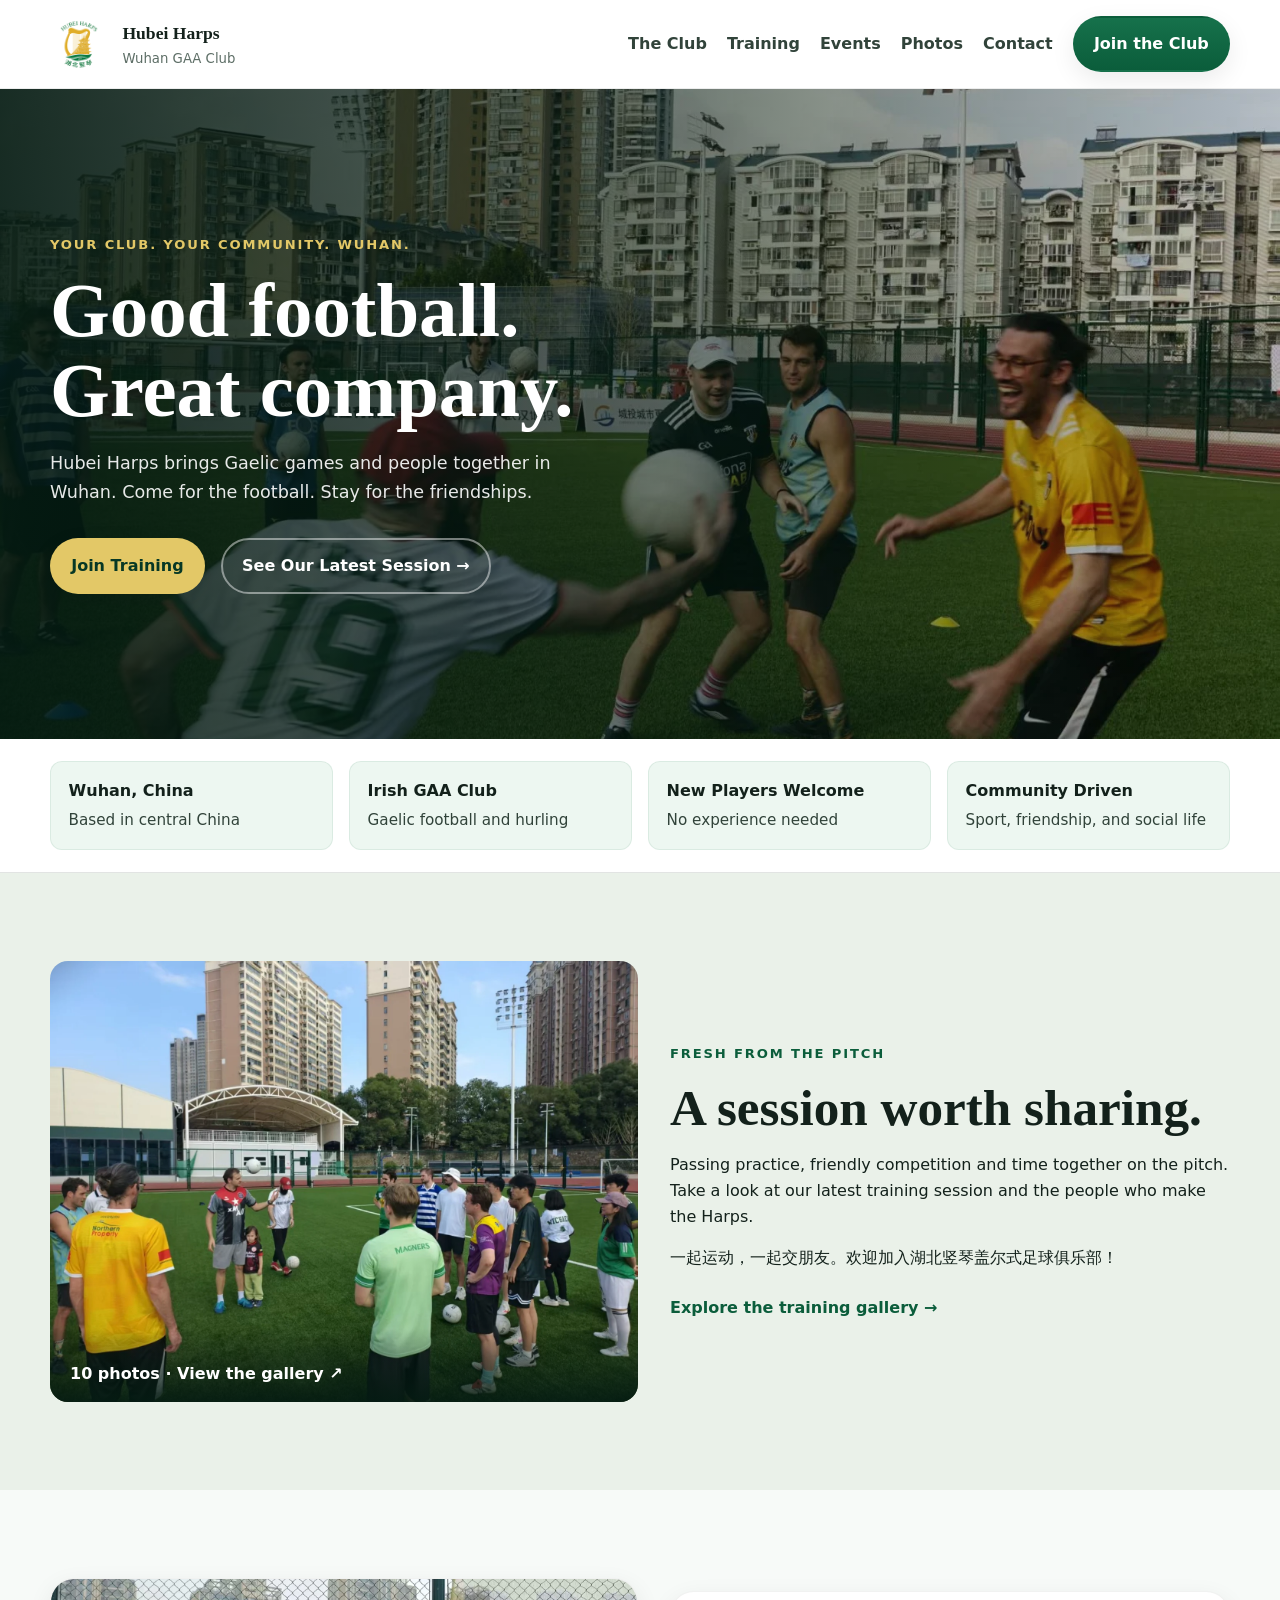
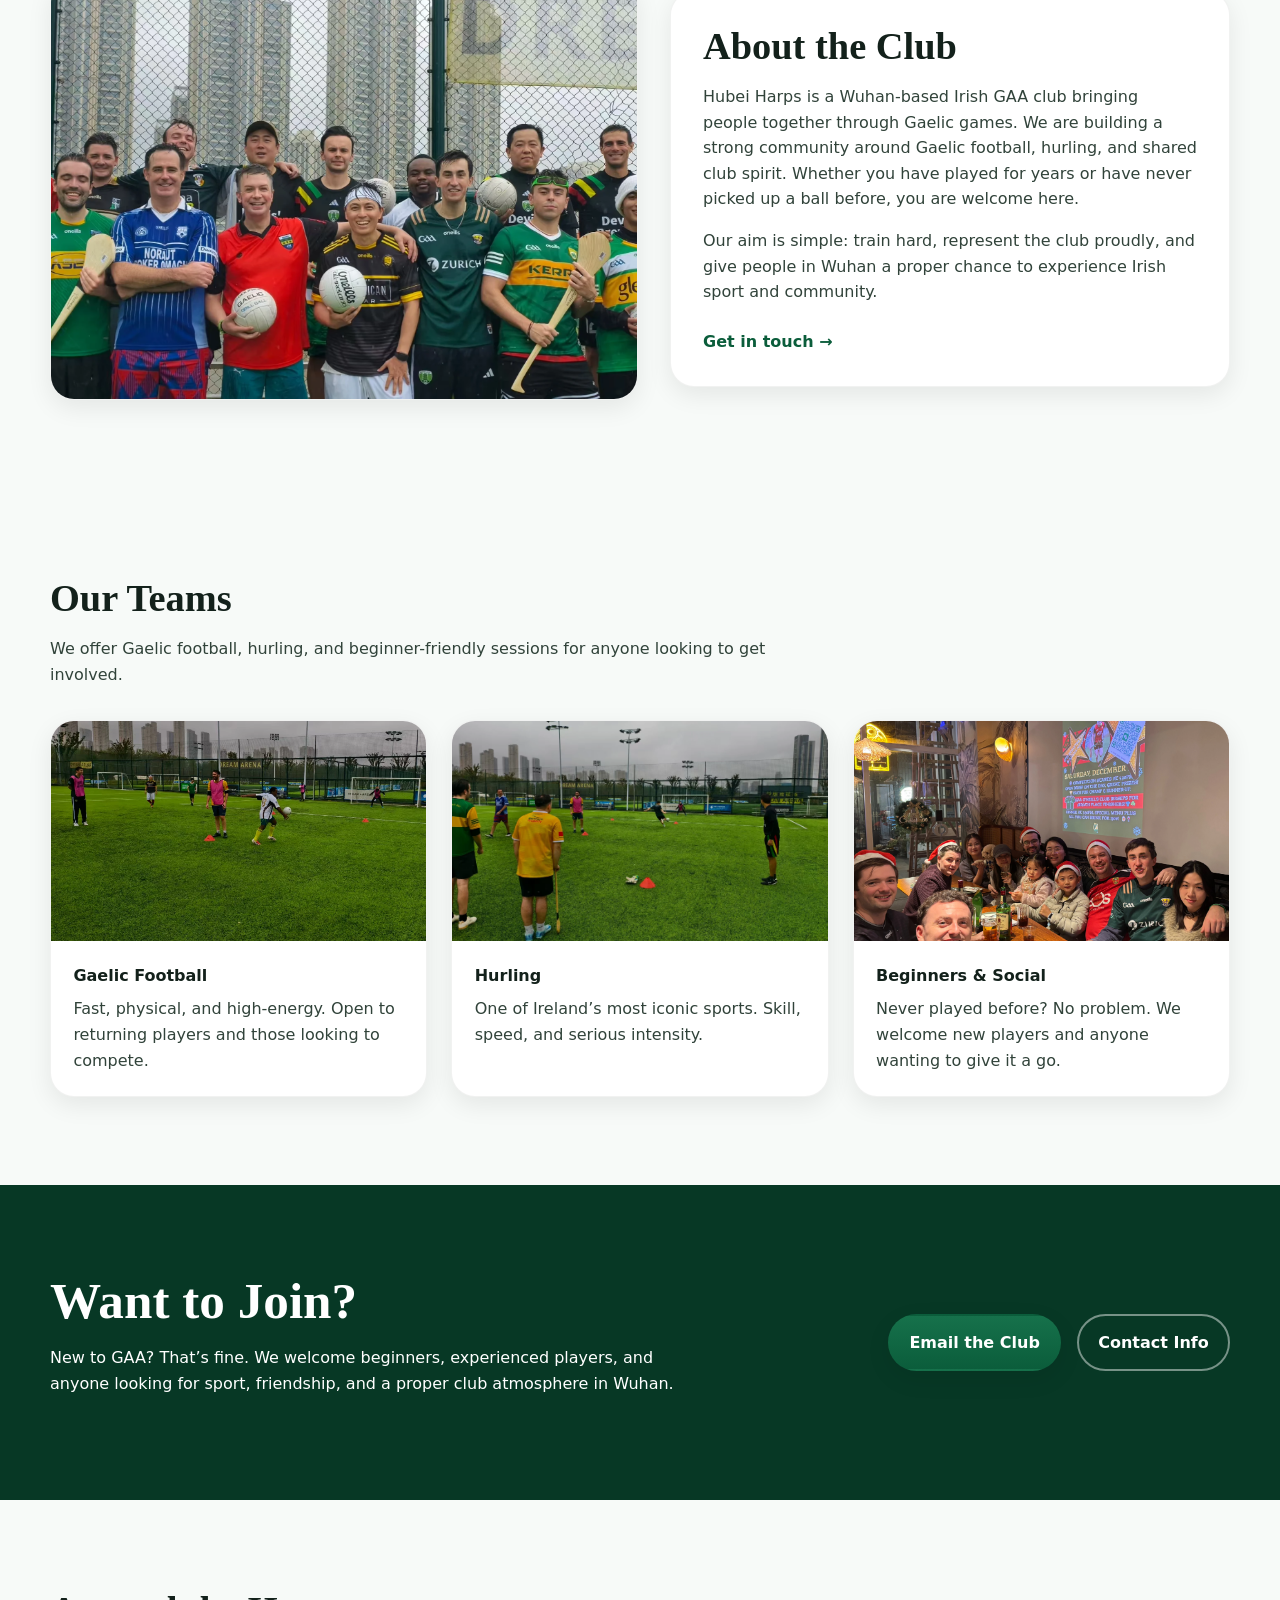
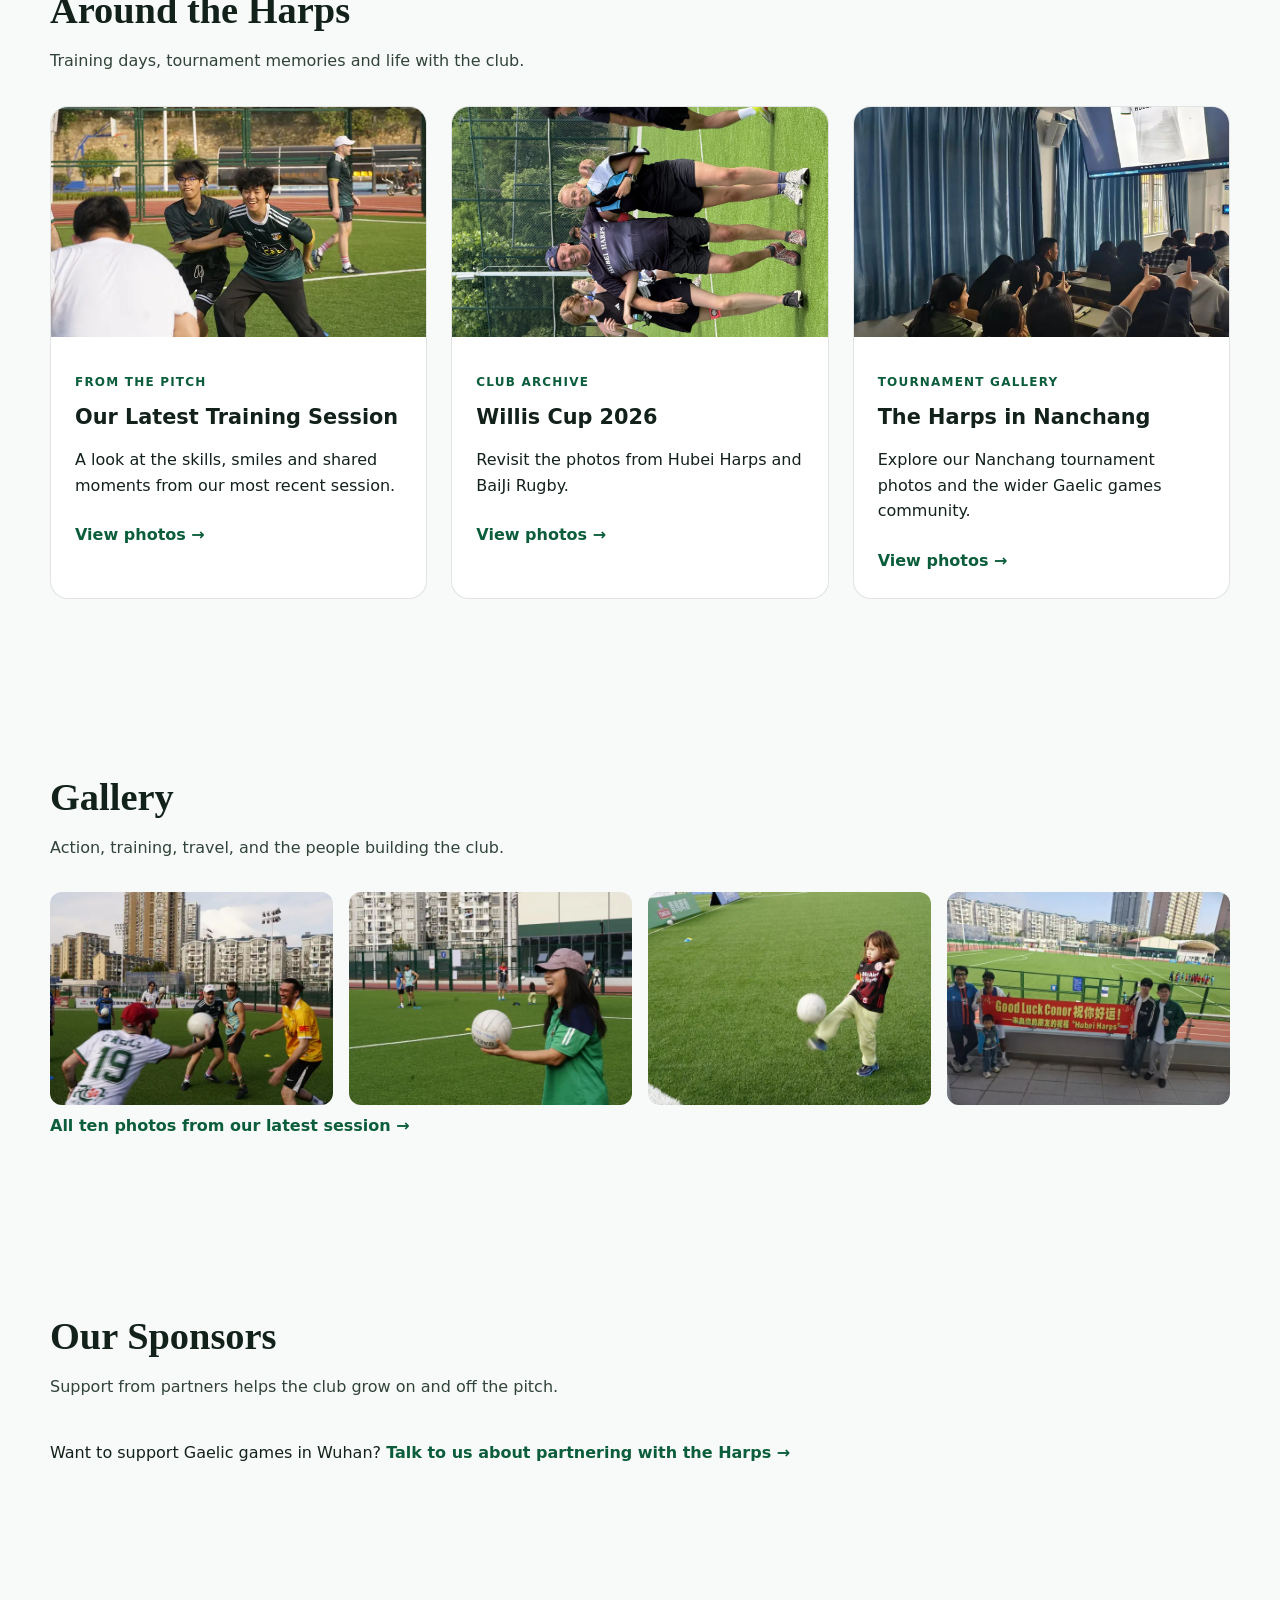
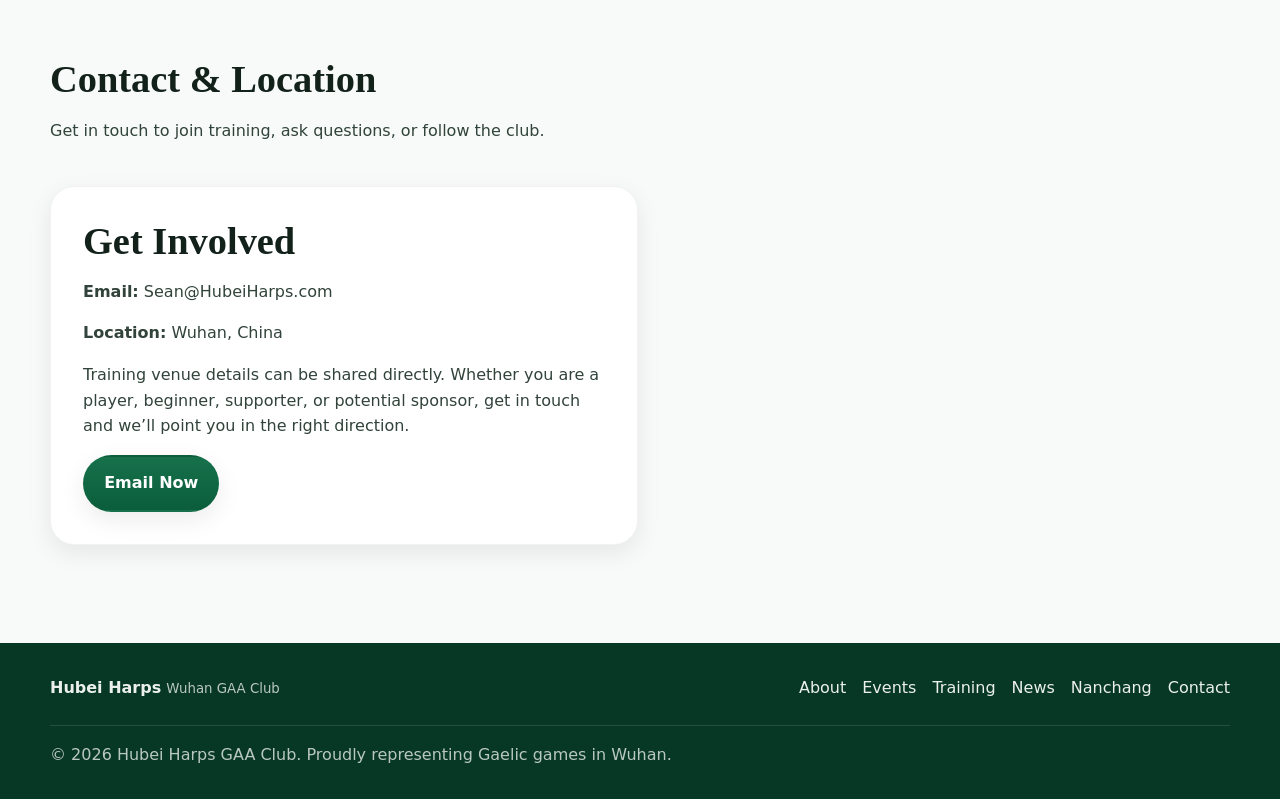
<file: index.html>
<!DOCTYPE html>
<html lang="en">
<head>
  <meta charset="UTF-8">
  <meta name="viewport" content="width=device-width, initial-scale=1.0">
  <title>Hubei Harps GAA Club</title>
  <meta name="description" content="Hubei Harps GAA Club brings Gaelic football, hurling, and community to Wuhan, China. New players and supporters are always welcome.">

  <link rel="stylesheet" href="styles.css">
  <script defer src="script.js"></script>
</head>
<body>

  <!-- HEADER -->
  <header class="site-header">
    <div class="container nav-wrap">

      <a class="brand" href="#top" aria-label="Hubei Harps home">
        <img src="assets/images/logo.png" alt="Hubei Harps Logo">
        <span>
          <strong>Hubei Harps</strong>
          <small>Wuhan GAA Club</small>
        </span>
      </a>

      <nav class="site-nav" aria-label="Main navigation">
        <a href="#about">The Club</a>
        <a href="training.html">Training</a>
        <a href="events.html">Events</a>
        <a href="#gallery">Photos</a>
        <a href="#contact">Contact</a>
        <a href="mailto:Sean@HubeiHarps.com?subject=Hubei%20Harps%20-%20Join%20the%20Club" class="button button-primary nav-cta">Join the Club</a>
      </nav>

      <button class="nav-toggle" aria-label="Toggle menu" aria-expanded="false">
        <span></span>
        <span></span>
        <span></span>
      </button>

    </div>
  </header>

  <main id="top">

    <!-- HERO -->
    <section class="hero home-hero">
      <img class="hero-photo" src="assets/images/latest-training/01.webp" alt="Hubei Harps players enjoying Gaelic football training in Wuhan" width="1536" height="1024" fetchpriority="high">
      <div class="container hero-content">
        <p class="eyebrow">Your club. Your community. Wuhan.</p>
        <h1>Good football.<br>Great company.</h1>
        <p class="hero-copy">
          Hubei Harps brings Gaelic games and people together in Wuhan.
          Come for the football. Stay for the friendships.
        </p>

        <div class="hero-actions">
          <a href="training.html" class="button button-primary">Join Training</a>
          <a href="latest-training.html" class="button button-secondary">See Our Latest Session →</a>
        </div>
      </div>
    </section>

    <!-- IDENTITY STRIP -->
    <section class="identity-strip">
      <div class="container identity-grid">
        <article>
          <strong>Wuhan, China</strong>
          <span>Based in central China</span>
        </article>
        <article>
          <strong>Irish GAA Club</strong>
          <span>Gaelic football and hurling</span>
        </article>
        <article>
          <strong>New Players Welcome</strong>
          <span>No experience needed</span>
        </article>
        <article>
          <strong>Community Driven</strong>
          <span>Sport, friendship, and social life</span>
        </article>
      </div>
    </section>

    <section class="section session-feature" aria-labelledby="latest-heading">
      <div class="container split-grid">
        <a class="session-image" href="latest-training.html"><img src="assets/images/latest-training/09.webp" alt="Hubei Harps gathered together at their latest training session" width="1536" height="1152" loading="lazy"><span>10 photos · View the gallery ↗</span></a>
        <div>
          <p class="eyebrow">Fresh from the pitch</p>
          <h2 id="latest-heading">A session worth sharing.</h2>
          <p>Passing practice, friendly competition and time together on the pitch. Take a look at our latest training session and the people who make the Harps.</p>
          <p lang="zh-Hans">一起运动，一起交朋友。欢迎加入湖北竖琴盖尔式足球俱乐部！</p>
          <a class="text-link" href="latest-training.html">Explore the training gallery →</a>
        </div>
      </div>
    </section>

    <!-- ABOUT -->
    <section class="section" id="about">
      <div class="container split-grid">

        <div class="image-card">
          <img src="assets/images/about-team.webp" alt="Hubei Harps team group photo">
        </div>

        <div class="text-card">
          <h2>About the Club</h2>
          <p>
            Hubei Harps is a Wuhan-based Irish GAA club bringing people together through Gaelic games.
            We are building a strong community around Gaelic football, hurling, and shared club spirit.
            Whether you have played for years or have never picked up a ball before, you are welcome here.
          </p>
          <p>
            Our aim is simple: train hard, represent the club proudly, and give people in Wuhan a proper
            chance to experience Irish sport and community.
          </p>
          <a href="#contact" class="text-link">Get in touch →</a>
        </div>

      </div>
    </section>

    <!-- TEAMS -->
    <section class="section" id="teams">
      <div class="container">

        <div class="section-head">
          <h2>Our Teams</h2>
          <p>We offer Gaelic football, hurling, and beginner-friendly sessions for anyone looking to get involved.</p>
        </div>

        <div class="card-grid three-up">

          <article class="info-card">
            <img src="assets/images/team-gaelic-football.webp" alt="Gaelic football action">
            <div class="info-card-body">
              <h3>Gaelic Football</h3>
              <p>Fast, physical, and high-energy. Open to returning players and those looking to compete.</p>
            </div>
          </article>

          <article class="info-card">
            <img src="assets/images/team-hurling.webp" alt="Hurling action">
            <div class="info-card-body">
              <h3>Hurling</h3>
              <p>One of Ireland’s most iconic sports. Skill, speed, and serious intensity.</p>
            </div>
          </article>

          <article class="info-card">
            <img src="assets/images/team-social-beginners.webp" alt="Friendly beginner training">
            <div class="info-card-body">
              <h3>Beginners & Social</h3>
              <p>Never played before? No problem. We welcome new players and anyone wanting to give it a go.</p>
            </div>
          </article>

        </div>
      </div>
    </section>

    <!-- JOIN -->
    <section class="section join-band" id="join">
      <div class="container join-wrap">
        <div>
          <h2>Want to Join?</h2>
          <p>
            New to GAA? That’s fine. We welcome beginners, experienced players, and anyone looking for sport,
            friendship, and a proper club atmosphere in Wuhan.
          </p>
        </div>

        <div class="join-actions">
          <a href="mailto:Sean@HubeiHarps.com?subject=Hubei%20Harps%20-%20I%20want%20to%20join" class="button button-primary">Email the Club</a>
          <a href="#contact" class="button button-secondary">Contact Info</a>
        </div>
      </div>
    </section>

    <!-- NEWS -->
    <section class="section news" id="news">
      <div class="container">

        <div class="section-head">
          <h2>Around the Harps</h2>
          <p>Training days, tournament memories and life with the club.</p>
        </div>

        <div class="card-grid three-up">
          <article class="news-card"><a href="latest-training.html"><img src="assets/images/latest-training/02-thumb.webp" alt="Players enjoying a training drill" loading="lazy"><div class="news-card-body"><p class="news-meta">From the Pitch</p><h3>Our Latest Training Session</h3><p>A look at the skills, smiles and shared moments from our most recent session.</p><span class="text-link">View photos →</span></div></a></article>
          <article class="news-card"><a href="willis-cup-2026.html"><img src="assets/images/baiji/willis1.webp" alt="Willis Cup photo gallery" loading="lazy"><div class="news-card-body"><p class="news-meta">Club Archive</p><h3>Willis Cup 2026</h3><p>Revisit the photos from Hubei Harps and BaiJi Rugby.</p><span class="text-link">View photos →</span></div></a></article>
          <article class="news-card"><a href="nanchang.html"><img src="assets/images/news-2.webp" alt="Hubei Harps tournament gallery" loading="lazy"><div class="news-card-body"><p class="news-meta">Tournament Gallery</p><h3>The Harps in Nanchang</h3><p>Explore our Nanchang tournament photos and the wider Gaelic games community.</p><span class="text-link">View photos →</span></div></a></article>
        </div>
      </div>
    </section>

    <!-- GALLERY -->
    <section class="section" id="gallery">
      <div class="container">

        <div class="section-head">
          <h2>Gallery</h2>
          <p>Action, training, travel, and the people building the club.</p>
        </div>

        <div class="gallery-grid home-gallery">
          <a href="latest-training.html#photos"><img src="assets/images/latest-training/01-thumb.webp" alt="Passing practice with the Harps in Wuhan" loading="lazy" width="720" height="480"></a>
          <a href="latest-training.html#photos"><img src="assets/images/latest-training/05-thumb.webp" alt="A player smiling with a Gaelic football during training" loading="lazy" width="720" height="480"></a>
          <a href="latest-training.html#photos"><img src="assets/images/latest-training/04-thumb.webp" alt="A young supporter kicking a Gaelic football" loading="lazy" width="720" height="480"></a>
          <a href="latest-training.html#photos"><img src="assets/images/latest-training/10-thumb.webp" alt="Club friends holding a Good Luck Conor banner beside the pitch" loading="lazy" width="720" height="480"></a>
        </div>
        <a href="latest-training.html" class="text-link">All ten photos from our latest session →</a>

      </div>
    </section>

    <!-- SPONSORS -->
    <section class="section" id="sponsors">
      <div class="container">

        <div class="section-head">
          <h2>Our Sponsors</h2>
          <p>Support from partners helps the club grow on and off the pitch.</p>
        </div>

        <p>Want to support Gaelic games in Wuhan? <a class="text-link" href="mailto:Sean@HubeiHarps.com?subject=Supporting%20Hubei%20Harps">Talk to us about partnering with the Harps →</a></p>

      </div>
    </section>

    <!-- CONTACT -->
    <section class="section" id="contact">
      <div class="container">

        <div class="section-head">
          <h2>Contact & Location</h2>
          <p>Get in touch to join training, ask questions, or follow the club.</p>
        </div>

        <div class="split-grid contact-grid">

          <div class="text-card">
            <h2>Get Involved</h2>
            <p><strong>Email:</strong> <a href="mailto:Sean@HubeiHarps.com">Sean@HubeiHarps.com</a></p>
            <p><strong>Location:</strong> Wuhan, China</p>
            <p>
              Training venue details can be shared directly. Whether you are a player, beginner,
              supporter, or potential sponsor, get in touch and we’ll point you in the right direction.
            </p>
            <a href="mailto:Sean@HubeiHarps.com?subject=Hubei%20Harps%20-%20Contact" class="button button-primary">Email Now</a>
          </div>

          <div class="map-card">
            <iframe
              title="Map of Wuhan"
              src="https://www.google.com/maps?q=Wuhan%20China&output=embed"
              loading="lazy"
              referrerpolicy="no-referrer-when-downgrade">
            </iframe>
          </div>

        </div>

      </div>
    </section>

  </main>

  <!-- FOOTER -->
  <footer class="site-footer">
    <div class="container footer-wrap">

      <div class="footer-brand">
        <strong>Hubei Harps</strong>
        <small>Wuhan GAA Club</small>
      </div>

      <div class="footer-nav">
        <a href="#about">About</a>
        <a href="events.html">Events</a>
        <a href="training.html">Training</a>
        <a href="#news">News</a>
        <a href="nanchang.html">Nanchang</a>
        <a href="#contact">Contact</a>
      </div>

      <p class="footer-copy">
        © 2026 Hubei Harps GAA Club. Proudly representing Gaelic games in Wuhan.
      </p>

    </div>
  </footer>

</body>
</html>
</file>
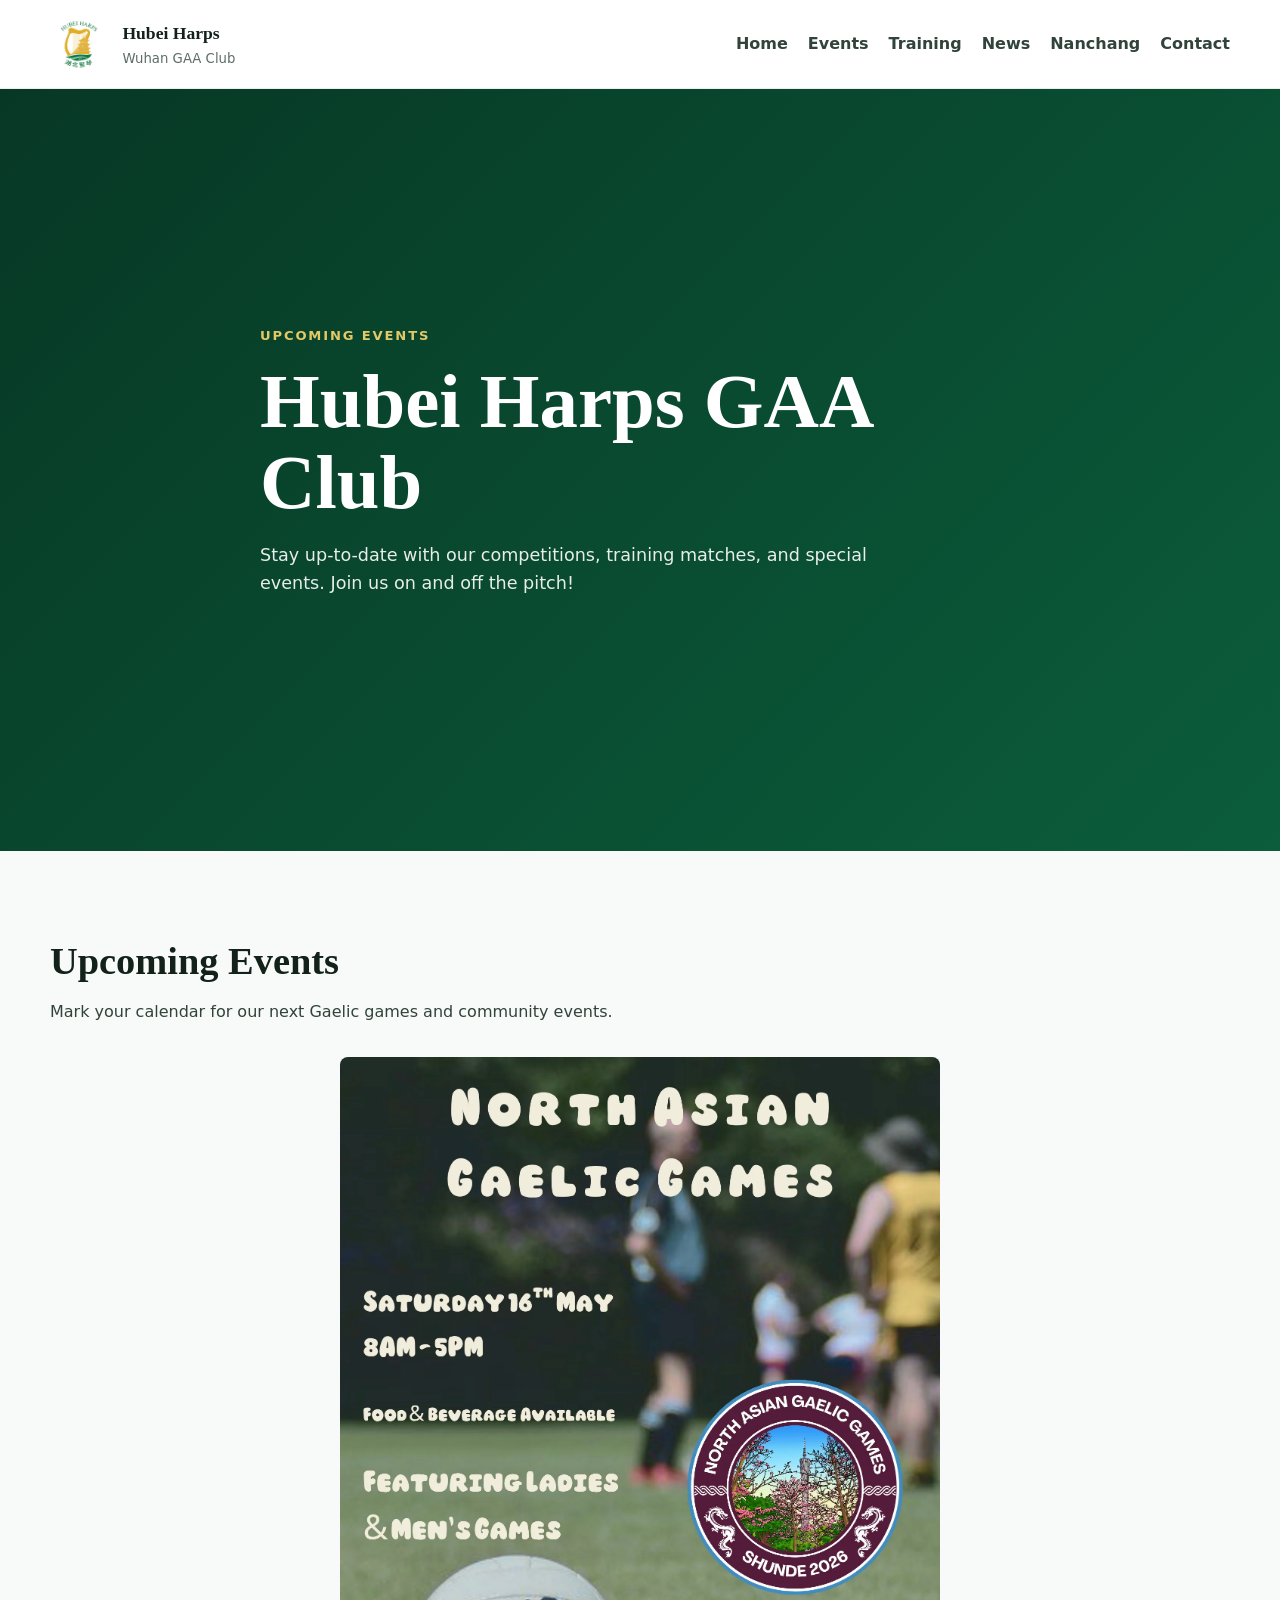
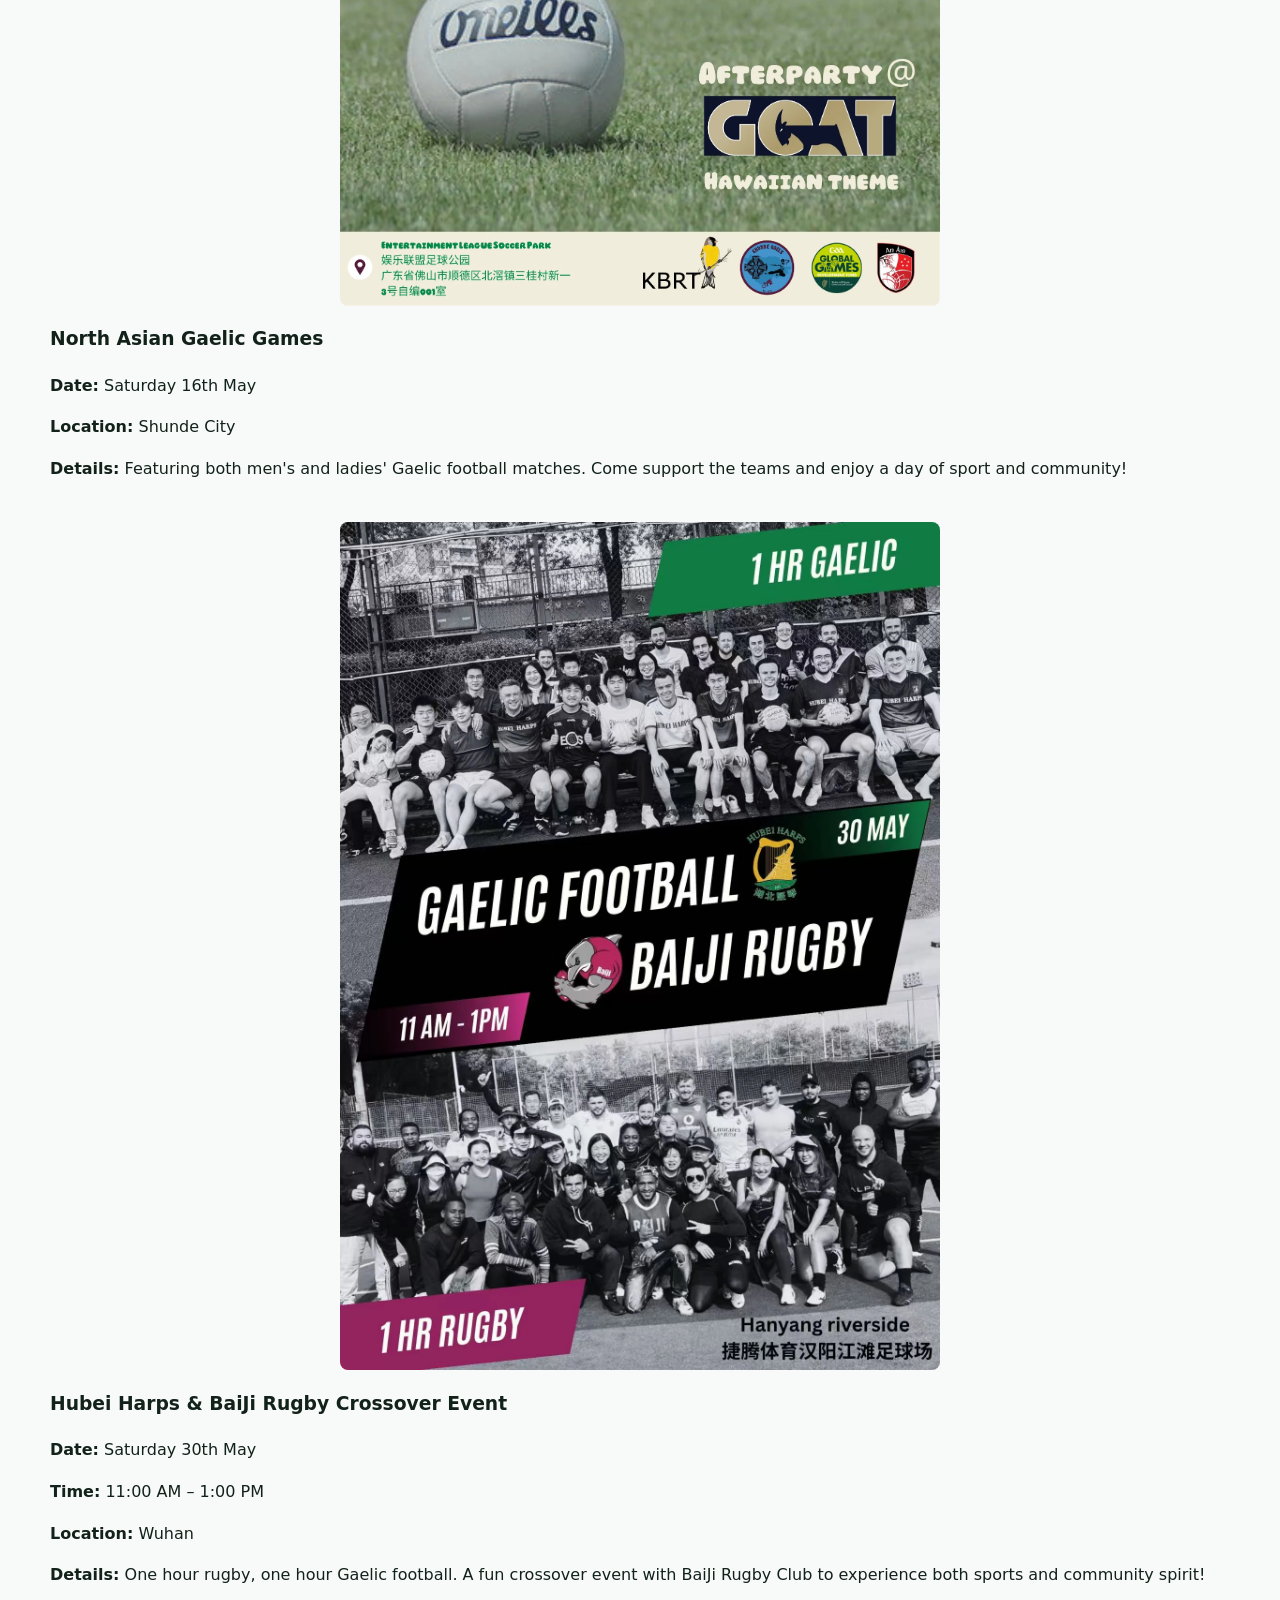
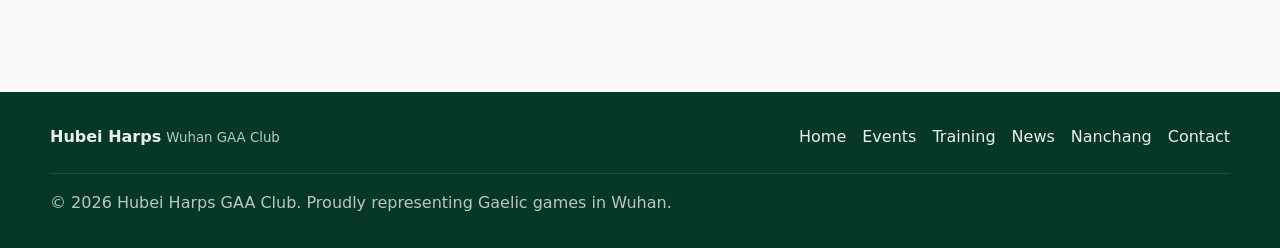
<file: events.html>
<!DOCTYPE html>
<html lang="en">
<head>
  <meta charset="UTF-8">
  <meta name="viewport" content="width=device-width, initial-scale=1.0">
  <title>Hubei Harps GAA Club - Events</title>
  <meta name="description" content="Upcoming events for Hubei Harps GAA Club, including competitions, training matches, and community events.">

  <link rel="stylesheet" href="styles.css">
</head>
<body>

  <!-- HEADER -->
  <header class="site-header">
    <div class="container nav-wrap">
      <a class="brand" href="index.html" aria-label="Hubei Harps home">
        <img src="assets/images/logo.png" alt="Hubei Harps Logo">
        <span>
          <strong>Hubei Harps</strong>
          <small>Wuhan GAA Club</small>
        </span>
      </a>

      <nav class="site-nav" aria-label="Main navigation">
        <a href="index.html">Home</a>
        <a href="events.html">Events</a>
        <a href="training.html">Training</a>
        <a href="#news">News</a>
        <a href="nanchang.html">Nanchang</a>
        <a href="#contact">Contact</a>
      </nav>

      <button class="nav-toggle" aria-label="Toggle menu" aria-expanded="false">
        <span></span>
        <span></span>
        <span></span>
      </button>
    </div>
  </header>

  <main>
    <!-- HERO -->
    <section class="hero">
      <div class="container hero-content">
        <p class="eyebrow">Upcoming Events</p>
        <h1>Hubei Harps GAA Club</h1>
        <p class="hero-copy">
          Stay up-to-date with our competitions, training matches, and special events. 
          Join us on and off the pitch!
        </p>
      </div>
    </section>

    <!-- EVENTS LIST -->
    <section class="section" id="events">
      <div class="container">
        <div class="section-head">
          <h2>Upcoming Events</h2>
          <p>Mark your calendar for our next Gaelic games and community events.</p>
        </div>

        <div class="card-grid two-up">

          <!-- Event 1: North Asian Gaelic Games -->
          <article class="event-card">
            <img src="assets/images/north-asian-gaelic-games.webp" alt="North Asian Gaelic Games Poster" class="zoomable">
            <div class="event-card-body">
              <h3>North Asian Gaelic Games</h3>
              <p><strong>Date:</strong> Saturday 16th May</p>
              <p><strong>Location:</strong> Shunde City</p>
              <p><strong>Details:</strong> Featuring both men's and ladies' Gaelic football matches. Come support the teams and enjoy a day of sport and community!</p>
            </div>
          </article>

          <!-- Event 2: Crossover Event -->
          <article class="event-card">
            <img src="assets/images/crossover-hubei-baji.webp" alt="Crossover Event Poster" class="zoomable">
            <div class="event-card-body">
              <h3>Hubei Harps & BaiJi Rugby Crossover Event</h3>
              <p><strong>Date:</strong> Saturday 30th May</p>
              <p><strong>Time:</strong> 11:00 AM – 1:00 PM</p>
              <p><strong>Location:</strong> Wuhan</p>
              <p><strong>Details:</strong> One hour rugby, one hour Gaelic football. A fun crossover event with BaiJi Rugby Club to experience both sports and community spirit!</p>
            </div>
          </article>

        </div>
      </div>
    </section>
  </main>

  <!-- FOOTER -->
  <footer class="site-footer">
    <div class="container footer-wrap">
      <div class="footer-brand">
        <strong>Hubei Harps</strong>
        <small>Wuhan GAA Club</small>
      </div>
      <div class="footer-nav">
        <a href="index.html">Home</a>
        <a href="events.html">Events</a>
        <a href="training.html">Training</a>
        <a href="#news">News</a>
        <a href="nanchang.html">Nanchang</a>
        <a href="#contact">Contact</a>
      </div>
      <p class="footer-copy">
        © 2026 Hubei Harps GAA Club. Proudly representing Gaelic games in Wuhan.
      </p>
    </div>
  </footer>

  <!-- Zoom Overlay -->
  <script>
    const zoomableImages = document.querySelectorAll('.zoomable');

    // Create overlay
    const overlay = document.createElement('div');
    overlay.classList.add('zoom-overlay');
    const overlayImg = document.createElement('img');
    overlay.appendChild(overlayImg);
    document.body.appendChild(overlay);

    zoomableImages.forEach(img => {
      img.addEventListener('click', () => {
        overlayImg.src = img.src;
        overlay.classList.add('active');
      });
    });

    overlay.addEventListener('click', () => {
      overlay.classList.remove('active');
    });
  </script>

</body>
</html>
</file>
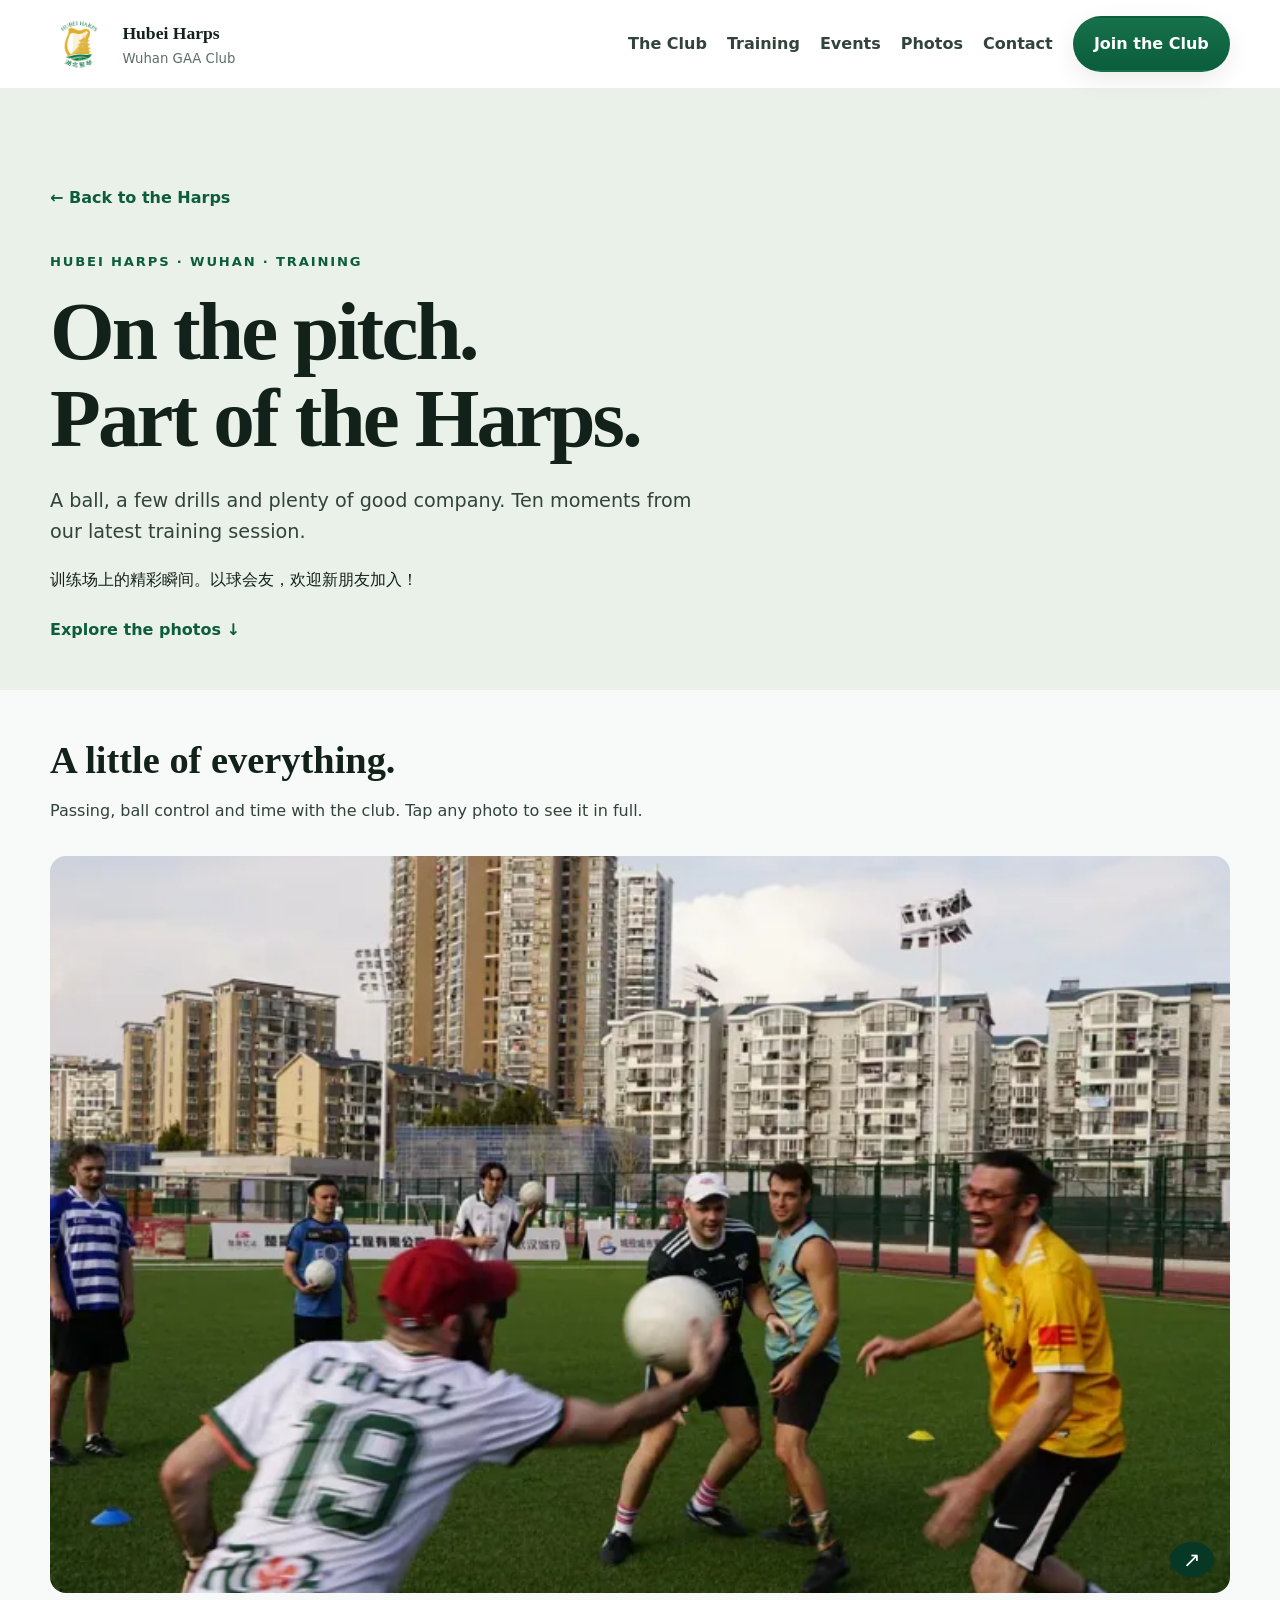
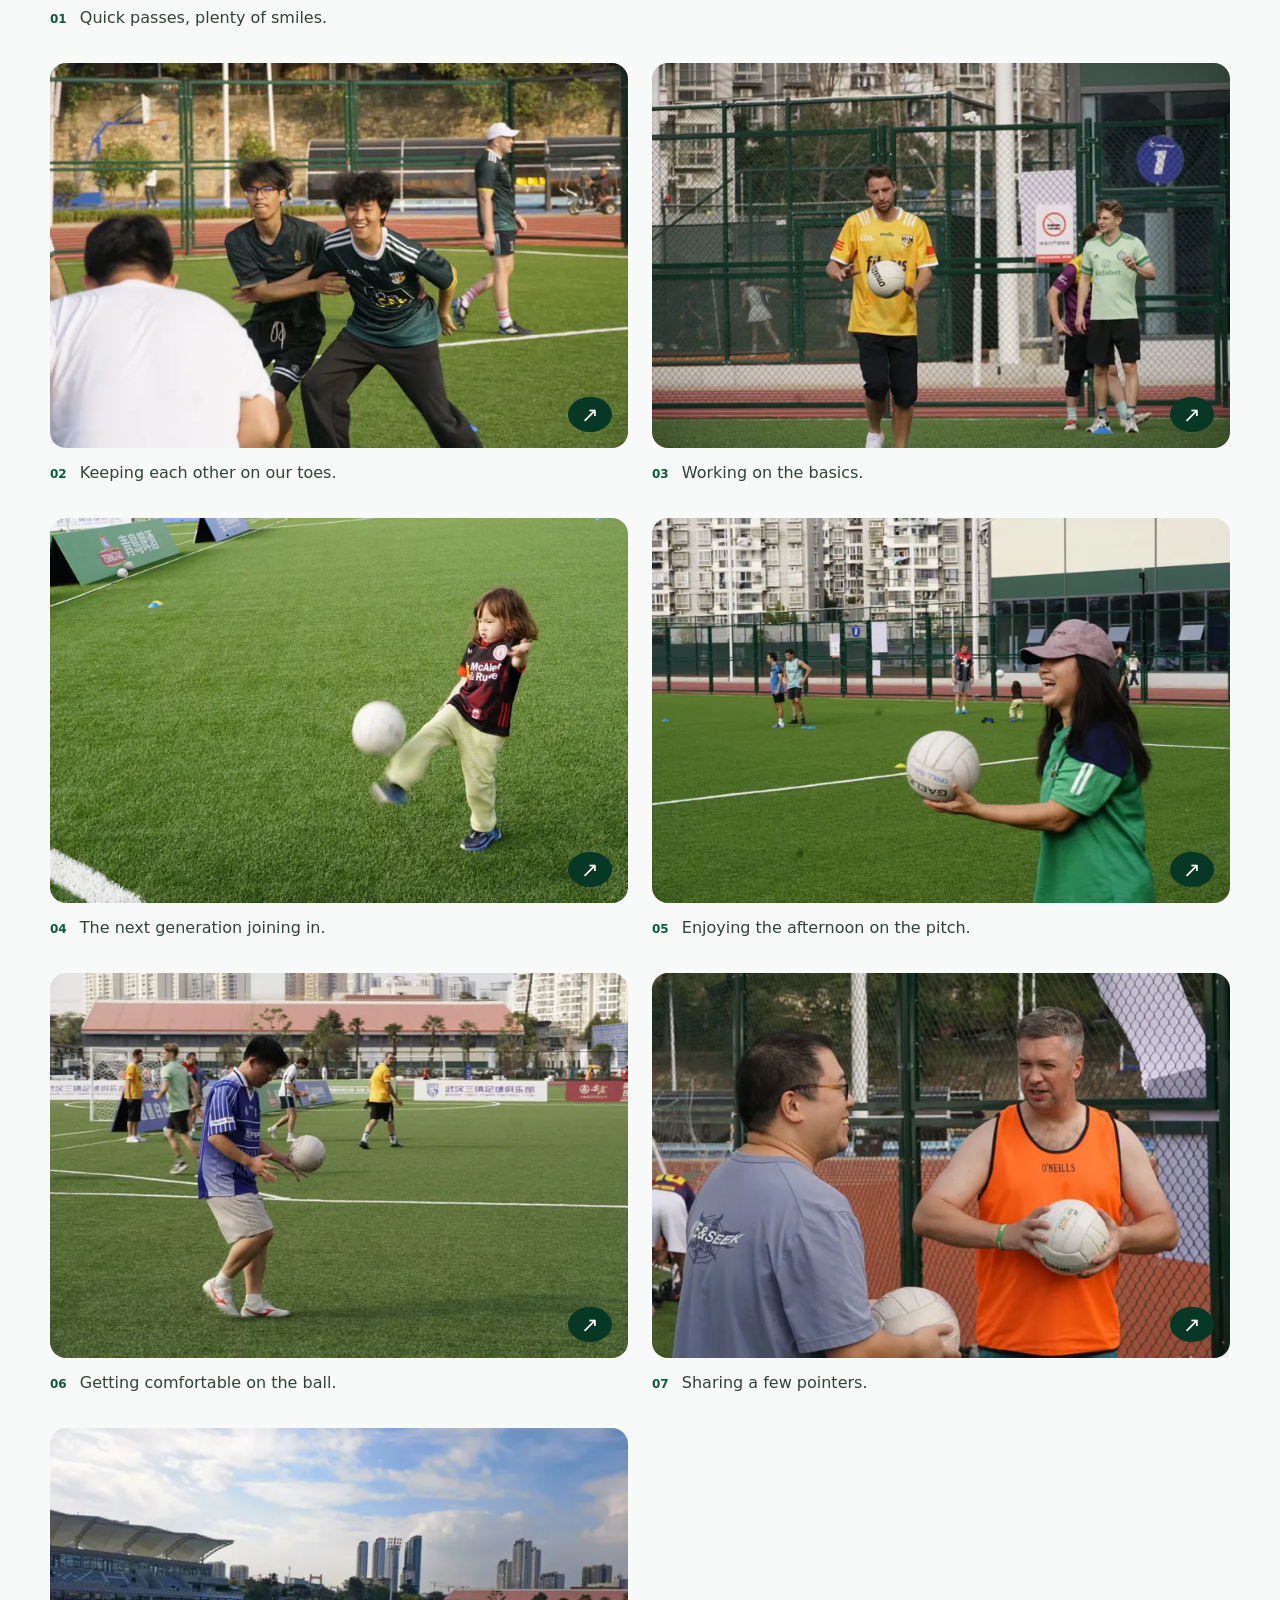
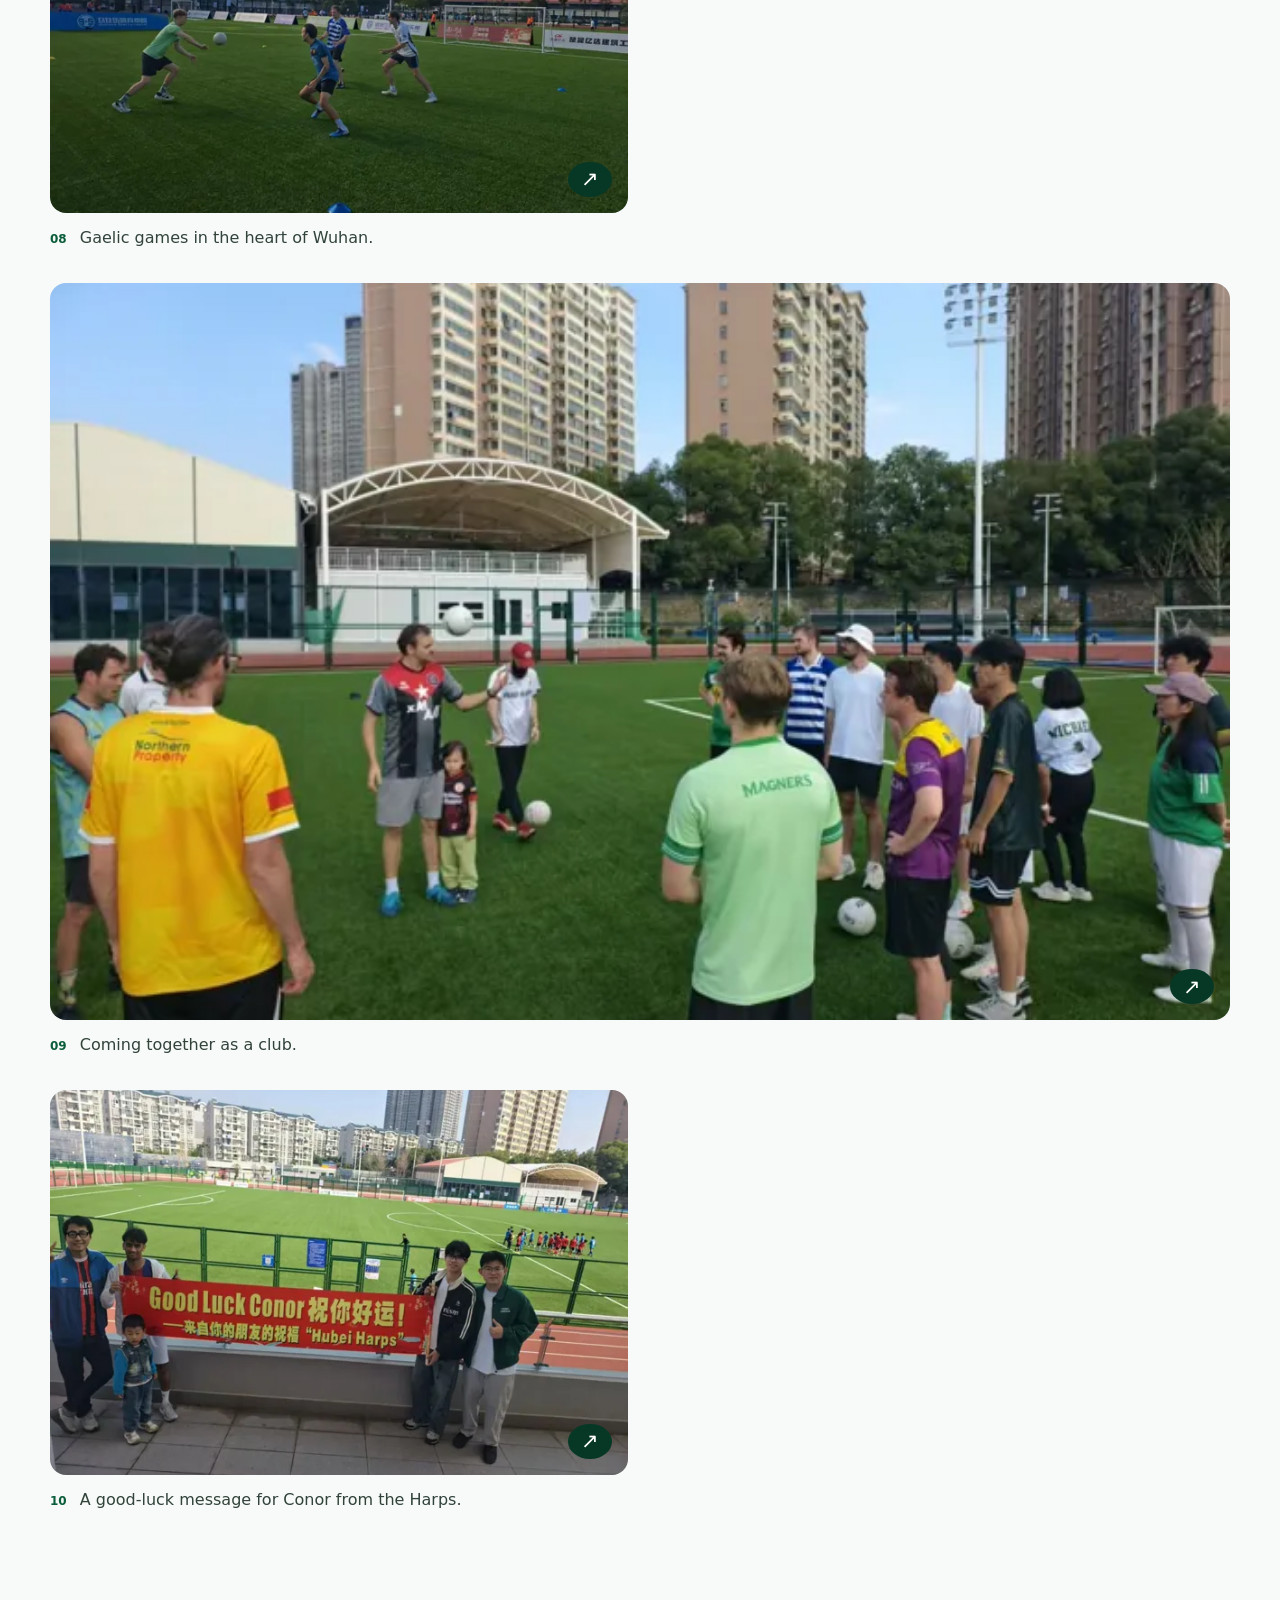
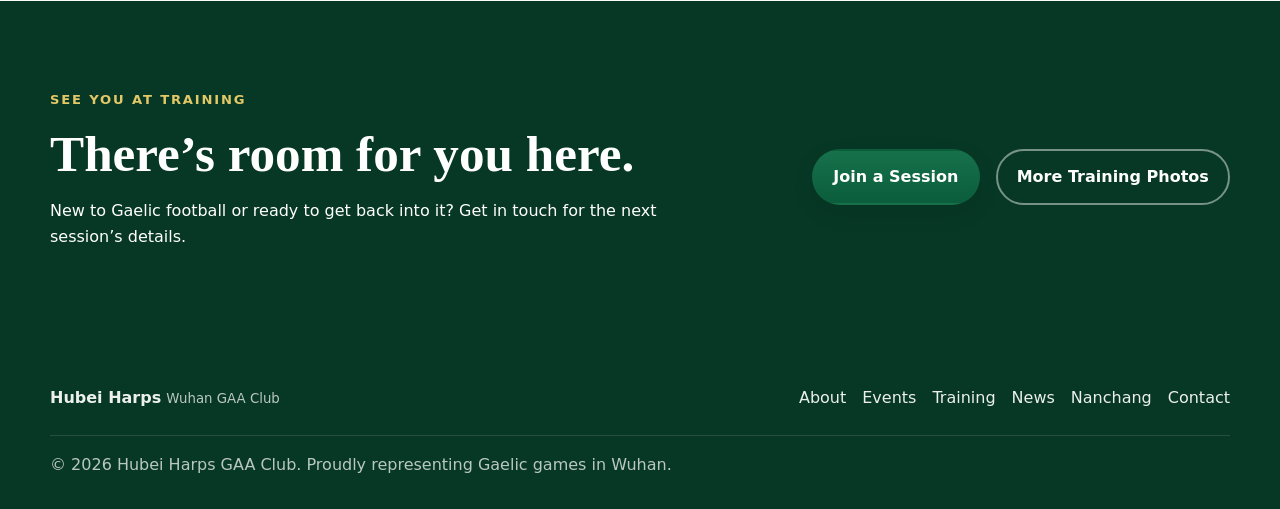
<file: latest-training.html>
<!DOCTYPE html>
<html lang="en">
<head>
  <meta charset="UTF-8">
  <meta name="viewport" content="width=device-width, initial-scale=1.0">
  <title>Latest Training Gallery | Hubei Harps</title>
  <meta name="description" content="Ten moments from the latest Hubei Harps training session in Wuhan. Gaelic football, friendly faces and a club open to new players.">
  <link rel="stylesheet" href="styles.css">
  <script defer src="script.js"></script>
  <script defer src="training-gallery.js"></script>
</head>
<body>
  <header class="site-header">
    <div class="container nav-wrap">

      <a class="brand" href="index.html#top" aria-label="Hubei Harps home">
        <img src="assets/images/logo.png" alt="Hubei Harps Logo">
        <span>
          <strong>Hubei Harps</strong>
          <small>Wuhan GAA Club</small>
        </span>
      </a>

      <nav class="site-nav" aria-label="Main navigation">
        <a href="index.html#about">The Club</a>
        <a href="training.html">Training</a>
        <a href="events.html">Events</a>
        <a href="index.html#gallery">Photos</a>
        <a href="index.html#contact">Contact</a>
        <a href="mailto:Sean@HubeiHarps.com?subject=Hubei%20Harps%20-%20Join%20the%20Club" class="button button-primary nav-cta">Join the Club</a>
      </nav>

      <button class="nav-toggle" aria-label="Toggle menu" aria-expanded="false">
        <span></span>
        <span></span>
        <span></span>
      </button>

    </div>
  </header>

  <main>
    <section class="session-intro section">
      <div class="container">
        <a href="index.html" class="text-link">← Back to the Harps</a>
        <p class="eyebrow">Hubei Harps · Wuhan · Training</p>
        <h1>On the pitch.<br>Part of the Harps.</h1>
        <p class="session-lead">A ball, a few drills and plenty of good company. Ten moments from our latest training session.</p>
        <p lang="zh-Hans">训练场上的精彩瞬间。以球会友，欢迎新朋友加入！</p>
        <a href="#photos" class="text-link">Explore the photos ↓</a>
      </div>
    </section>
    <section class="section photo-section" id="photos" aria-label="Training session photos">
      <div class="container">
        <div class="section-head"><h2>A little of everything.</h2><p>Passing, ball control and time with the club. Tap any photo to see it in full.</p></div>
        <div class="training-photo-grid">
        <figure class="training-photo"><button type="button" class="photo-open" data-photo="0" aria-label="Open photo 1: Passing practice with the Harps in Wuhan"><img src="assets/images/latest-training/01-thumb.webp" data-full="assets/images/latest-training/01.webp" alt="Passing practice with the Harps in Wuhan" loading="lazy" width="720" height="480"><span aria-hidden="true">↗</span></button><figcaption><span>01</span> Quick passes, plenty of smiles.</figcaption></figure>
        <figure class="training-photo"><button type="button" class="photo-open" data-photo="1" aria-label="Open photo 2: Players marking each other during a Gaelic football drill"><img src="assets/images/latest-training/02-thumb.webp" data-full="assets/images/latest-training/02.webp" alt="Players marking each other during a Gaelic football drill" loading="lazy" width="720" height="480"><span aria-hidden="true">↗</span></button><figcaption><span>02</span> Keeping each other on our toes.</figcaption></figure>
        <figure class="training-photo"><button type="button" class="photo-open" data-photo="2" aria-label="Open photo 3: A player practising ball control on the pitch"><img src="assets/images/latest-training/03-thumb.webp" data-full="assets/images/latest-training/03.webp" alt="A player practising ball control on the pitch" loading="lazy" width="720" height="480"><span aria-hidden="true">↗</span></button><figcaption><span>03</span> Working on the basics.</figcaption></figure>
        <figure class="training-photo"><button type="button" class="photo-open" data-photo="3" aria-label="Open photo 4: A young supporter kicking a Gaelic football"><img src="assets/images/latest-training/04-thumb.webp" data-full="assets/images/latest-training/04.webp" alt="A young supporter kicking a Gaelic football" loading="lazy" width="720" height="480"><span aria-hidden="true">↗</span></button><figcaption><span>04</span> The next generation joining in.</figcaption></figure>
        <figure class="training-photo"><button type="button" class="photo-open" data-photo="4" aria-label="Open photo 5: A player smiling with a Gaelic football during training"><img src="assets/images/latest-training/05-thumb.webp" data-full="assets/images/latest-training/05.webp" alt="A player smiling with a Gaelic football during training" loading="lazy" width="720" height="480"><span aria-hidden="true">↗</span></button><figcaption><span>05</span> Enjoying the afternoon on the pitch.</figcaption></figure>
        <figure class="training-photo"><button type="button" class="photo-open" data-photo="5" aria-label="Open photo 6: A player practising with the ball as teammates train behind him"><img src="assets/images/latest-training/06-thumb.webp" data-full="assets/images/latest-training/06.webp" alt="A player practising with the ball as teammates train behind him" loading="lazy" width="720" height="480"><span aria-hidden="true">↗</span></button><figcaption><span>06</span> Getting comfortable on the ball.</figcaption></figure>
        <figure class="training-photo"><button type="button" class="photo-open" data-photo="6" aria-label="Open photo 7: Two players chatting with footballs at the side of the pitch"><img src="assets/images/latest-training/07-thumb.webp" data-full="assets/images/latest-training/07.webp" alt="Two players chatting with footballs at the side of the pitch" loading="lazy" width="720" height="480"><span aria-hidden="true">↗</span></button><figcaption><span>07</span> Sharing a few pointers.</figcaption></figure>
        <figure class="training-photo"><button type="button" class="photo-open" data-photo="7" aria-label="Open photo 8: Players passing a football across the pitch beneath the Wuhan skyline"><img src="assets/images/latest-training/08-thumb.webp" data-full="assets/images/latest-training/08.webp" alt="Players passing a football across the pitch beneath the Wuhan skyline" loading="lazy" width="720" height="480"><span aria-hidden="true">↗</span></button><figcaption><span>08</span> Gaelic games in the heart of Wuhan.</figcaption></figure>
        <figure class="training-photo"><button type="button" class="photo-open" data-photo="8" aria-label="Open photo 9: The training group gathered in a circle on the pitch"><img src="assets/images/latest-training/09-thumb.webp" data-full="assets/images/latest-training/09.webp" alt="The training group gathered in a circle on the pitch" loading="lazy" width="720" height="480"><span aria-hidden="true">↗</span></button><figcaption><span>09</span> Coming together as a club.</figcaption></figure>
        <figure class="training-photo"><button type="button" class="photo-open" data-photo="9" aria-label="Open photo 10: Club friends holding a Good Luck Conor banner beside the pitch"><img src="assets/images/latest-training/10-thumb.webp" data-full="assets/images/latest-training/10.webp" alt="Club friends holding a Good Luck Conor banner beside the pitch" loading="lazy" width="720" height="480"><span aria-hidden="true">↗</span></button><figcaption><span>10</span> A good-luck message for Conor from the Harps.</figcaption></figure>
        </div>
      </div>
    </section>
    <section class="section join-band">
      <div class="container join-wrap">
        <div><p class="eyebrow">See you at training</p><h2>There’s room for you here.</h2><p>New to Gaelic football or ready to get back into it? Get in touch for the next session’s details.</p></div>
        <div class="join-actions"><a href="mailto:Sean@HubeiHarps.com?subject=Join%20Hubei%20Harps%20training" class="button button-primary">Join a Session</a><a href="training.html" class="button button-secondary">More Training Photos</a></div>
      </div>
    </section>
  </main>
  <dialog class="photo-dialog" aria-label="Training photo viewer">
    <div class="photo-dialog-toolbar"><p class="photo-count" aria-live="polite"></p><button type="button" class="photo-close" aria-label="Close photo viewer">Close ×</button></div>
    <img class="photo-full" alt="">
    <div class="photo-dialog-controls"><button type="button" class="photo-prev" aria-label="Previous photo">← Previous</button><p class="photo-caption"></p><button type="button" class="photo-next" aria-label="Next photo">Next →</button></div>
  </dialog>
  <footer class="site-footer">
    <div class="container footer-wrap">

      <div class="footer-brand">
        <strong>Hubei Harps</strong>
        <small>Wuhan GAA Club</small>
      </div>

      <div class="footer-nav">
        <a href="index.html#about">About</a>
        <a href="events.html">Events</a>
        <a href="training.html">Training</a>
        <a href="index.html#news">News</a>
        <a href="nanchang.html">Nanchang</a>
        <a href="index.html#contact">Contact</a>
      </div>

      <p class="footer-copy">
        © 2026 Hubei Harps GAA Club. Proudly representing Gaelic games in Wuhan.
      </p>

    </div>
  </footer>

</body>
</html>
</file>
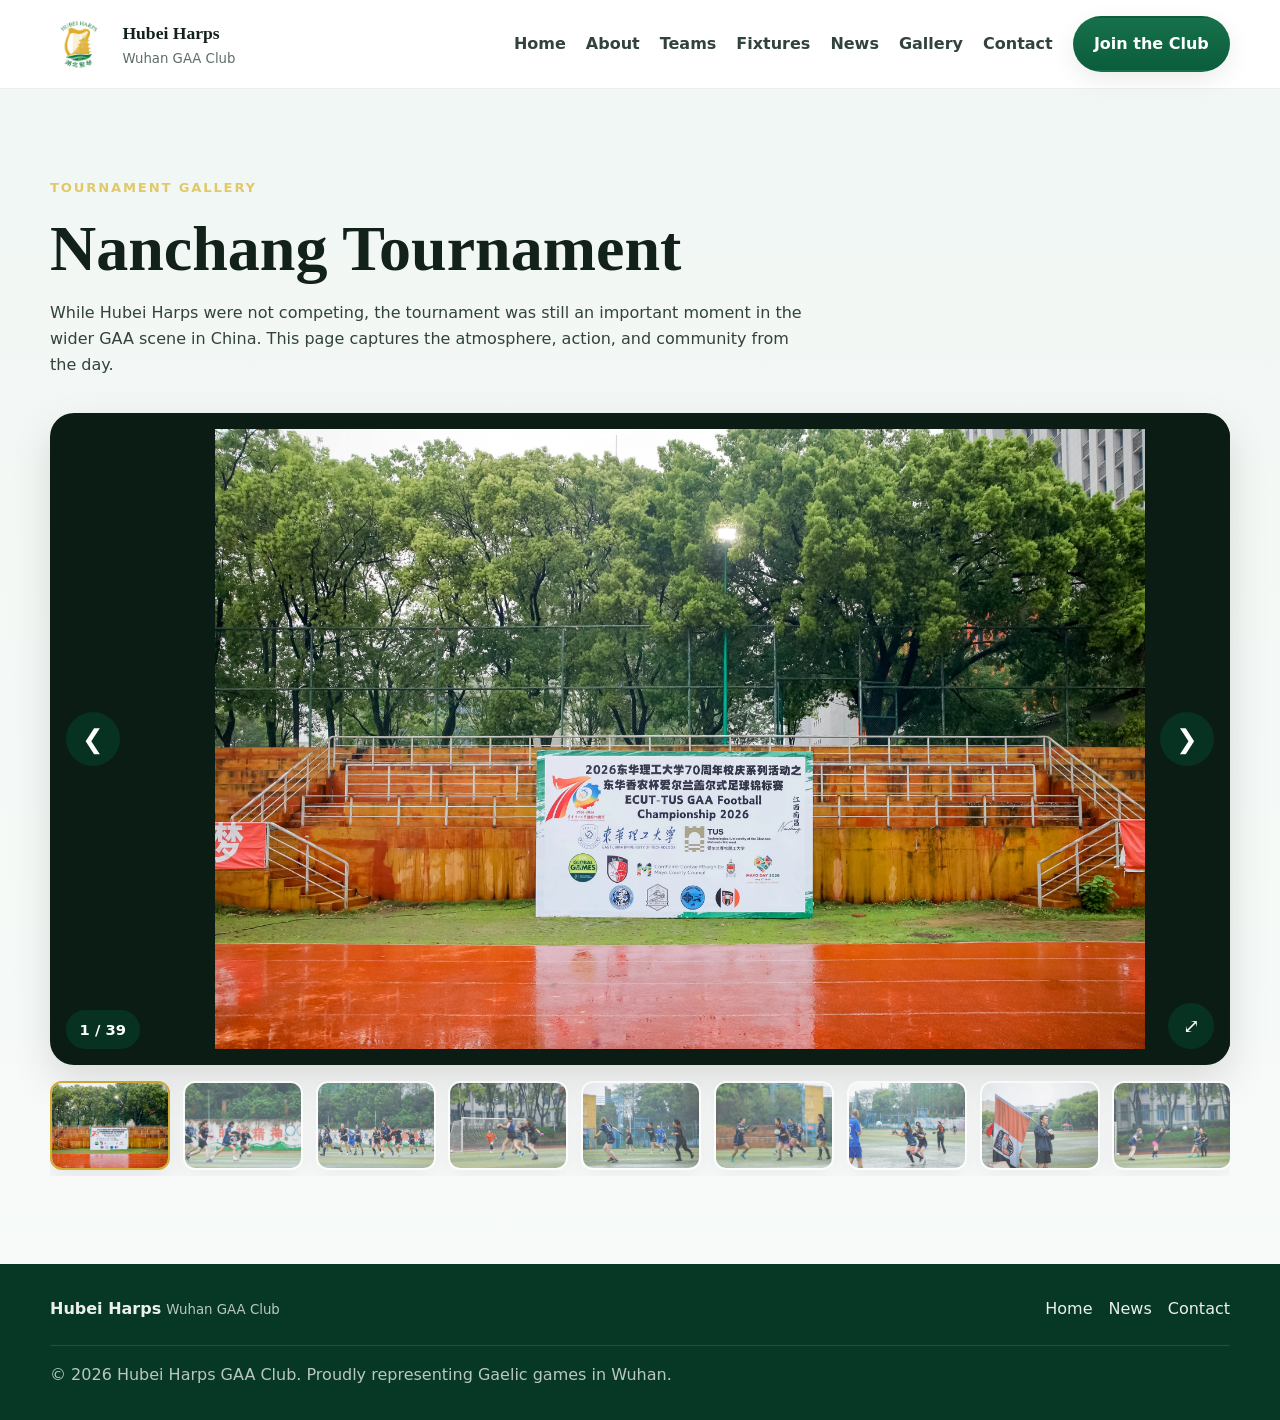
<file: nanchang.html>
<!DOCTYPE html>
<html lang="en">
<head>
  <meta charset="UTF-8">
  <meta name="viewport" content="width=device-width, initial-scale=1.0">
  <title>Nanchang Tournament | Hubei Harps</title>
  <meta name="description" content="Photos from the recent GAA tournament in Nanchang. Hubei Harps were not competing, but the event was an important part of the wider GAA community in China.">

  <link rel="stylesheet" href="styles.css">
  <script defer src="script.js"></script>
</head>
<body>

  <header class="site-header">
    <div class="container nav-wrap">
      <a class="brand" href="index.html" aria-label="Hubei Harps home">
        <img src="assets/images/logo.png" alt="Hubei Harps Logo">
        <span>
          <strong>Hubei Harps</strong>
          <small>Wuhan GAA Club</small>
        </span>
      </a>

      <nav class="site-nav" aria-label="Main navigation">
        <a href="index.html">Home</a>
        <a href="index.html#about">About</a>
        <a href="index.html#teams">Teams</a>
        <a href="index.html#fixtures">Fixtures</a>
        <a href="index.html#news">News</a>
        <a href="index.html#gallery">Gallery</a>
        <a href="index.html#contact">Contact</a>
        <a href="mailto:Michael@HubeiHarps.com?subject=Hubei%20Harps%20-%20Join%20the%20Club" class="button button-primary nav-cta">Join the Club</a>
      </nav>

      <button class="nav-toggle" aria-label="Toggle menu" aria-expanded="false">
        <span></span>
        <span></span>
        <span></span>
      </button>
    </div>
  </header>

  <main>
    <section class="section tournament-hero">
      <div class="container">
        <div class="section-head tournament-head">
          <p class="eyebrow">Tournament Gallery</p>
          <h1>Nanchang Tournament</h1>
          <p>
            While Hubei Harps were not competing, the tournament was still an important moment in the wider GAA scene in China.
            This page captures the atmosphere, action, and community from the day.
          </p>
        </div>

        <div class="gallery-viewer" data-gallery>
          <div class="viewer-stage">
            <button class="viewer-control prev" type="button" aria-label="Previous image">❮</button>

            <div class="viewer-slides">
              <figure class="viewer-slide active" data-index="0">
                <img src="assets/images/nanchang/nanchang-1.webp" alt="Nanchang tournament photo 1" loading="eager">
              </figure>
              <figure class="viewer-slide" data-index="1">
                <img src="assets/images/nanchang/nanchang-2.webp" alt="Nanchang tournament photo 2" loading="lazy">
              </figure>
              <figure class="viewer-slide" data-index="2">
                <img src="assets/images/nanchang/nanchang-3.webp" alt="Nanchang tournament photo 3" loading="lazy">
              </figure>
              <figure class="viewer-slide" data-index="3">
                <img src="assets/images/nanchang/nanchang-4.webp" alt="Nanchang tournament photo 4" loading="lazy">
              </figure>
              <figure class="viewer-slide" data-index="4">
                <img src="assets/images/nanchang/nanchang-5.webp" alt="Nanchang tournament photo 5" loading="lazy">
              </figure>
              <figure class="viewer-slide" data-index="5">
                <img src="assets/images/nanchang/nanchang-6.webp" alt="Nanchang tournament photo 6" loading="lazy">
              </figure>
              <figure class="viewer-slide" data-index="6">
                <img src="assets/images/nanchang/nanchang-7.webp" alt="Nanchang tournament photo 7" loading="lazy">
              </figure>
              <figure class="viewer-slide" data-index="7">
                <img src="assets/images/nanchang/nanchang-8.webp" alt="Nanchang tournament photo 8" loading="lazy">
              </figure>
              <figure class="viewer-slide" data-index="8">
                <img src="assets/images/nanchang/nanchang-9.webp" alt="Nanchang tournament photo 9" loading="lazy">
              </figure>
              <figure class="viewer-slide" data-index="9">
                <img src="assets/images/nanchang/nanchang-10.webp" alt="Nanchang tournament photo 10" loading="lazy">
              </figure>
              <figure class="viewer-slide" data-index="10">
                <img src="assets/images/nanchang/nanchang-11.webp" alt="Nanchang tournament photo 11" loading="lazy">
              </figure>
              <figure class="viewer-slide" data-index="11">
                <img src="assets/images/nanchang/nanchang-12.webp" alt="Nanchang tournament photo 12" loading="lazy">
              </figure>
              <figure class="viewer-slide" data-index="12">
                <img src="assets/images/nanchang/nanchang-13.webp" alt="Nanchang tournament photo 13" loading="lazy">
              </figure>
              <figure class="viewer-slide" data-index="13">
                <img src="assets/images/nanchang/nanchang-14.webp" alt="Nanchang tournament photo 14" loading="lazy">
              </figure>
              <figure class="viewer-slide" data-index="14">
                <img src="assets/images/nanchang/nanchang-15.webp" alt="Nanchang tournament photo 15" loading="lazy">
              </figure>
              <figure class="viewer-slide" data-index="15">
                <img src="assets/images/nanchang/nanchang-16.webp" alt="Nanchang tournament photo 16" loading="lazy">
              </figure>
              <figure class="viewer-slide" data-index="16">
                <img src="assets/images/nanchang/nanchang-17.webp" alt="Nanchang tournament photo 17" loading="lazy">
              </figure>
              <figure class="viewer-slide" data-index="17">
                <img src="assets/images/nanchang/nanchang-18.webp" alt="Nanchang tournament photo 18" loading="lazy">
              </figure>
              <figure class="viewer-slide" data-index="18">
                <img src="assets/images/nanchang/nanchang-19.webp" alt="Nanchang tournament photo 19" loading="lazy">
              </figure>
              <figure class="viewer-slide" data-index="19">
                <img src="assets/images/nanchang/nanchang-20.webp" alt="Nanchang tournament photo 20" loading="lazy">
              </figure>
              <figure class="viewer-slide" data-index="20">
                <img src="assets/images/nanchang/nanchang-21.webp" alt="Nanchang tournament photo 21" loading="lazy">
              </figure>
              <figure class="viewer-slide" data-index="21">
                <img src="assets/images/nanchang/nanchang-22.webp" alt="Nanchang tournament photo 22" loading="lazy">
              </figure>
              <figure class="viewer-slide" data-index="22">
                <img src="assets/images/nanchang/nanchang-23.webp" alt="Nanchang tournament photo 23" loading="lazy">
              </figure>
              <figure class="viewer-slide" data-index="23">
                <img src="assets/images/nanchang/nanchang-24.webp" alt="Nanchang tournament photo 24" loading="lazy">
              </figure>
              <figure class="viewer-slide" data-index="24">
                <img src="assets/images/nanchang/nanchang-25.webp" alt="Nanchang tournament photo 25" loading="lazy">
              </figure>
              <figure class="viewer-slide" data-index="25">
                <img src="assets/images/nanchang/nanchang-26.webp" alt="Nanchang tournament photo 26" loading="lazy">
              </figure>
              <figure class="viewer-slide" data-index="26">
                <img src="assets/images/nanchang/nanchang-27.webp" alt="Nanchang tournament photo 27" loading="lazy">
              </figure>
              <figure class="viewer-slide" data-index="27">
                <img src="assets/images/nanchang/nanchang-28.webp" alt="Nanchang tournament photo 28" loading="lazy">
              </figure>
              <figure class="viewer-slide" data-index="28">
                <img src="assets/images/nanchang/nanchang-29.webp" alt="Nanchang tournament photo 29" loading="lazy">
              </figure>
              <figure class="viewer-slide" data-index="29">
                <img src="assets/images/nanchang/nanchang-30.webp" alt="Nanchang tournament photo 30" loading="lazy">
              </figure>
              <figure class="viewer-slide" data-index="30">
                <img src="assets/images/nanchang/nanchang-31.webp" alt="Nanchang tournament photo 31" loading="lazy">
              </figure>
              <figure class="viewer-slide" data-index="31">
                <img src="assets/images/nanchang/nanchang-32.webp" alt="Nanchang tournament photo 32" loading="lazy">
              </figure>
              <figure class="viewer-slide" data-index="32">
                <img src="assets/images/nanchang/nanchang-33.webp" alt="Nanchang tournament photo 33" loading="lazy">
              </figure>
              <figure class="viewer-slide" data-index="33">
                <img src="assets/images/nanchang/nanchang-34.webp" alt="Nanchang tournament photo 34" loading="lazy">
              </figure>
              <figure class="viewer-slide" data-index="34">
                <img src="assets/images/nanchang/nanchang-35.webp" alt="Nanchang tournament photo 35" loading="lazy">
              </figure>
              <figure class="viewer-slide" data-index="35">
                <img src="assets/images/nanchang/nanchang-36.webp" alt="Nanchang tournament photo 36" loading="lazy">
              </figure>
              <figure class="viewer-slide" data-index="36">
                <img src="assets/images/nanchang/nanchang-37.webp" alt="Nanchang tournament photo 37" loading="lazy">
              </figure>
              <figure class="viewer-slide" data-index="37">
                <img src="assets/images/nanchang/nanchang-38.webp" alt="Nanchang tournament photo 38" loading="lazy">
              </figure>
              <figure class="viewer-slide" data-index="38">
                <img src="assets/images/nanchang/nanchang-39.webp" alt="Nanchang tournament photo 39" loading="lazy">
              </figure>
            </div>

            <button class="viewer-control next" type="button" aria-label="Next image">❯</button>

            <button class="viewer-expand" type="button" aria-label="Open fullscreen gallery">⤢</button>

            <div class="viewer-meta">
              <p class="viewer-counter"><span class="viewer-current">1</span> / <span class="viewer-total">39</span></p>
            </div>
          </div>

          <div class="viewer-thumbs" aria-label="Gallery thumbnails">
            <button class="thumb active" type="button" data-index="0"><img src="assets/images/nanchang/nanchang-1.webp" alt="Thumbnail 1" loading="lazy"></button>
            <button class="thumb" type="button" data-index="1"><img src="assets/images/nanchang/nanchang-2.webp" alt="Thumbnail 2" loading="lazy"></button>
            <button class="thumb" type="button" data-index="2"><img src="assets/images/nanchang/nanchang-3.webp" alt="Thumbnail 3" loading="lazy"></button>
            <button class="thumb" type="button" data-index="3"><img src="assets/images/nanchang/nanchang-4.webp" alt="Thumbnail 4" loading="lazy"></button>
            <button class="thumb" type="button" data-index="4"><img src="assets/images/nanchang/nanchang-5.webp" alt="Thumbnail 5" loading="lazy"></button>
            <button class="thumb" type="button" data-index="5"><img src="assets/images/nanchang/nanchang-6.webp" alt="Thumbnail 6" loading="lazy"></button>
            <button class="thumb" type="button" data-index="6"><img src="assets/images/nanchang/nanchang-7.webp" alt="Thumbnail 7" loading="lazy"></button>
            <button class="thumb" type="button" data-index="7"><img src="assets/images/nanchang/nanchang-8.webp" alt="Thumbnail 8" loading="lazy"></button>
            <button class="thumb" type="button" data-index="8"><img src="assets/images/nanchang/nanchang-9.webp" alt="Thumbnail 9" loading="lazy"></button>
            <button class="thumb" type="button" data-index="9"><img src="assets/images/nanchang/nanchang-10.webp" alt="Thumbnail 10" loading="lazy"></button>
            <button class="thumb" type="button" data-index="10"><img src="assets/images/nanchang/nanchang-11.webp" alt="Thumbnail 11" loading="lazy"></button>
            <button class="thumb" type="button" data-index="11"><img src="assets/images/nanchang/nanchang-12.webp" alt="Thumbnail 12" loading="lazy"></button>
            <button class="thumb" type="button" data-index="12"><img src="assets/images/nanchang/nanchang-13.webp" alt="Thumbnail 13" loading="lazy"></button>
            <button class="thumb" type="button" data-index="13"><img src="assets/images/nanchang/nanchang-14.webp" alt="Thumbnail 14" loading="lazy"></button>
            <button class="thumb" type="button" data-index="14"><img src="assets/images/nanchang/nanchang-15.webp" alt="Thumbnail 15" loading="lazy"></button>
            <button class="thumb" type="button" data-index="15"><img src="assets/images/nanchang/nanchang-16.webp" alt="Thumbnail 16" loading="lazy"></button>
            <button class="thumb" type="button" data-index="16"><img src="assets/images/nanchang/nanchang-17.webp" alt="Thumbnail 17" loading="lazy"></button>
            <button class="thumb" type="button" data-index="17"><img src="assets/images/nanchang/nanchang-18.webp" alt="Thumbnail 18" loading="lazy"></button>
            <button class="thumb" type="button" data-index="18"><img src="assets/images/nanchang/nanchang-19.webp" alt="Thumbnail 19" loading="lazy"></button>
            <button class="thumb" type="button" data-index="19"><img src="assets/images/nanchang/nanchang-20.webp" alt="Thumbnail 20" loading="lazy"></button>
            <button class="thumb" type="button" data-index="20"><img src="assets/images/nanchang/nanchang-21.webp" alt="Thumbnail 21" loading="lazy"></button>
            <button class="thumb" type="button" data-index="21"><img src="assets/images/nanchang/nanchang-22.webp" alt="Thumbnail 22" loading="lazy"></button>
            <button class="thumb" type="button" data-index="22"><img src="assets/images/nanchang/nanchang-23.webp" alt="Thumbnail 23" loading="lazy"></button>
            <button class="thumb" type="button" data-index="23"><img src="assets/images/nanchang/nanchang-24.webp" alt="Thumbnail 24" loading="lazy"></button>
            <button class="thumb" type="button" data-index="24"><img src="assets/images/nanchang/nanchang-25.webp" alt="Thumbnail 25" loading="lazy"></button>
            <button class="thumb" type="button" data-index="25"><img src="assets/images/nanchang/nanchang-26.webp" alt="Thumbnail 26" loading="lazy"></button>
            <button class="thumb" type="button" data-index="26"><img src="assets/images/nanchang/nanchang-27.webp" alt="Thumbnail 27" loading="lazy"></button>
            <button class="thumb" type="button" data-index="27"><img src="assets/images/nanchang/nanchang-28.webp" alt="Thumbnail 28" loading="lazy"></button>
            <button class="thumb" type="button" data-index="28"><img src="assets/images/nanchang/nanchang-29.webp" alt="Thumbnail 29" loading="lazy"></button>
            <button class="thumb" type="button" data-index="29"><img src="assets/images/nanchang/nanchang-30.webp" alt="Thumbnail 30" loading="lazy"></button>
            <button class="thumb" type="button" data-index="30"><img src="assets/images/nanchang/nanchang-31.webp" alt="Thumbnail 31" loading="lazy"></button>
            <button class="thumb" type="button" data-index="31"><img src="assets/images/nanchang/nanchang-32.webp" alt="Thumbnail 32" loading="lazy"></button>
            <button class="thumb" type="button" data-index="32"><img src="assets/images/nanchang/nanchang-33.webp" alt="Thumbnail 33" loading="lazy"></button>
            <button class="thumb" type="button" data-index="33"><img src="assets/images/nanchang/nanchang-34.webp" alt="Thumbnail 34" loading="lazy"></button>
            <button class="thumb" type="button" data-index="34"><img src="assets/images/nanchang/nanchang-35.webp" alt="Thumbnail 35" loading="lazy"></button>
            <button class="thumb" type="button" data-index="35"><img src="assets/images/nanchang/nanchang-36.webp" alt="Thumbnail 36" loading="lazy"></button>
            <button class="thumb" type="button" data-index="36"><img src="assets/images/nanchang/nanchang-37.webp" alt="Thumbnail 37" loading="lazy"></button>
            <button class="thumb" type="button" data-index="37"><img src="assets/images/nanchang/nanchang-38.webp" alt="Thumbnail 38" loading="lazy"></button>
            <button class="thumb" type="button" data-index="38"><img src="assets/images/nanchang/nanchang-39.webp" alt="Thumbnail 39" loading="lazy"></button>
          </div>
        </div>
      </div>
    </section>
  </main>

  <div class="lightbox" data-lightbox aria-hidden="true">
    <button class="lightbox-close" type="button" aria-label="Close fullscreen gallery">×</button>
    <button class="lightbox-control prev" type="button" aria-label="Previous image">❮</button>

    <div class="lightbox-stage">
      <img class="lightbox-image" src="assets/images/nanchang/nanchang-1.webp" alt="Fullscreen tournament image">
      <p class="lightbox-counter"><span class="lightbox-current">1</span> / <span class="lightbox-total">39</span></p>
    </div>

    <button class="lightbox-control next" type="button" aria-label="Next image">❯</button>
  </div>

  <footer class="site-footer">
    <div class="container footer-wrap">
      <div class="footer-brand">
        <strong>Hubei Harps</strong>
        <small>Wuhan GAA Club</small>
      </div>

      <div class="footer-nav">
        <a href="index.html">Home</a>
        <a href="index.html#news">News</a>
        <a href="index.html#contact">Contact</a>
      </div>

      <p class="footer-copy">
        © 2026 Hubei Harps GAA Club. Proudly representing Gaelic games in Wuhan.
      </p>
    </div>
  </footer>

</body>
</html>
</file>
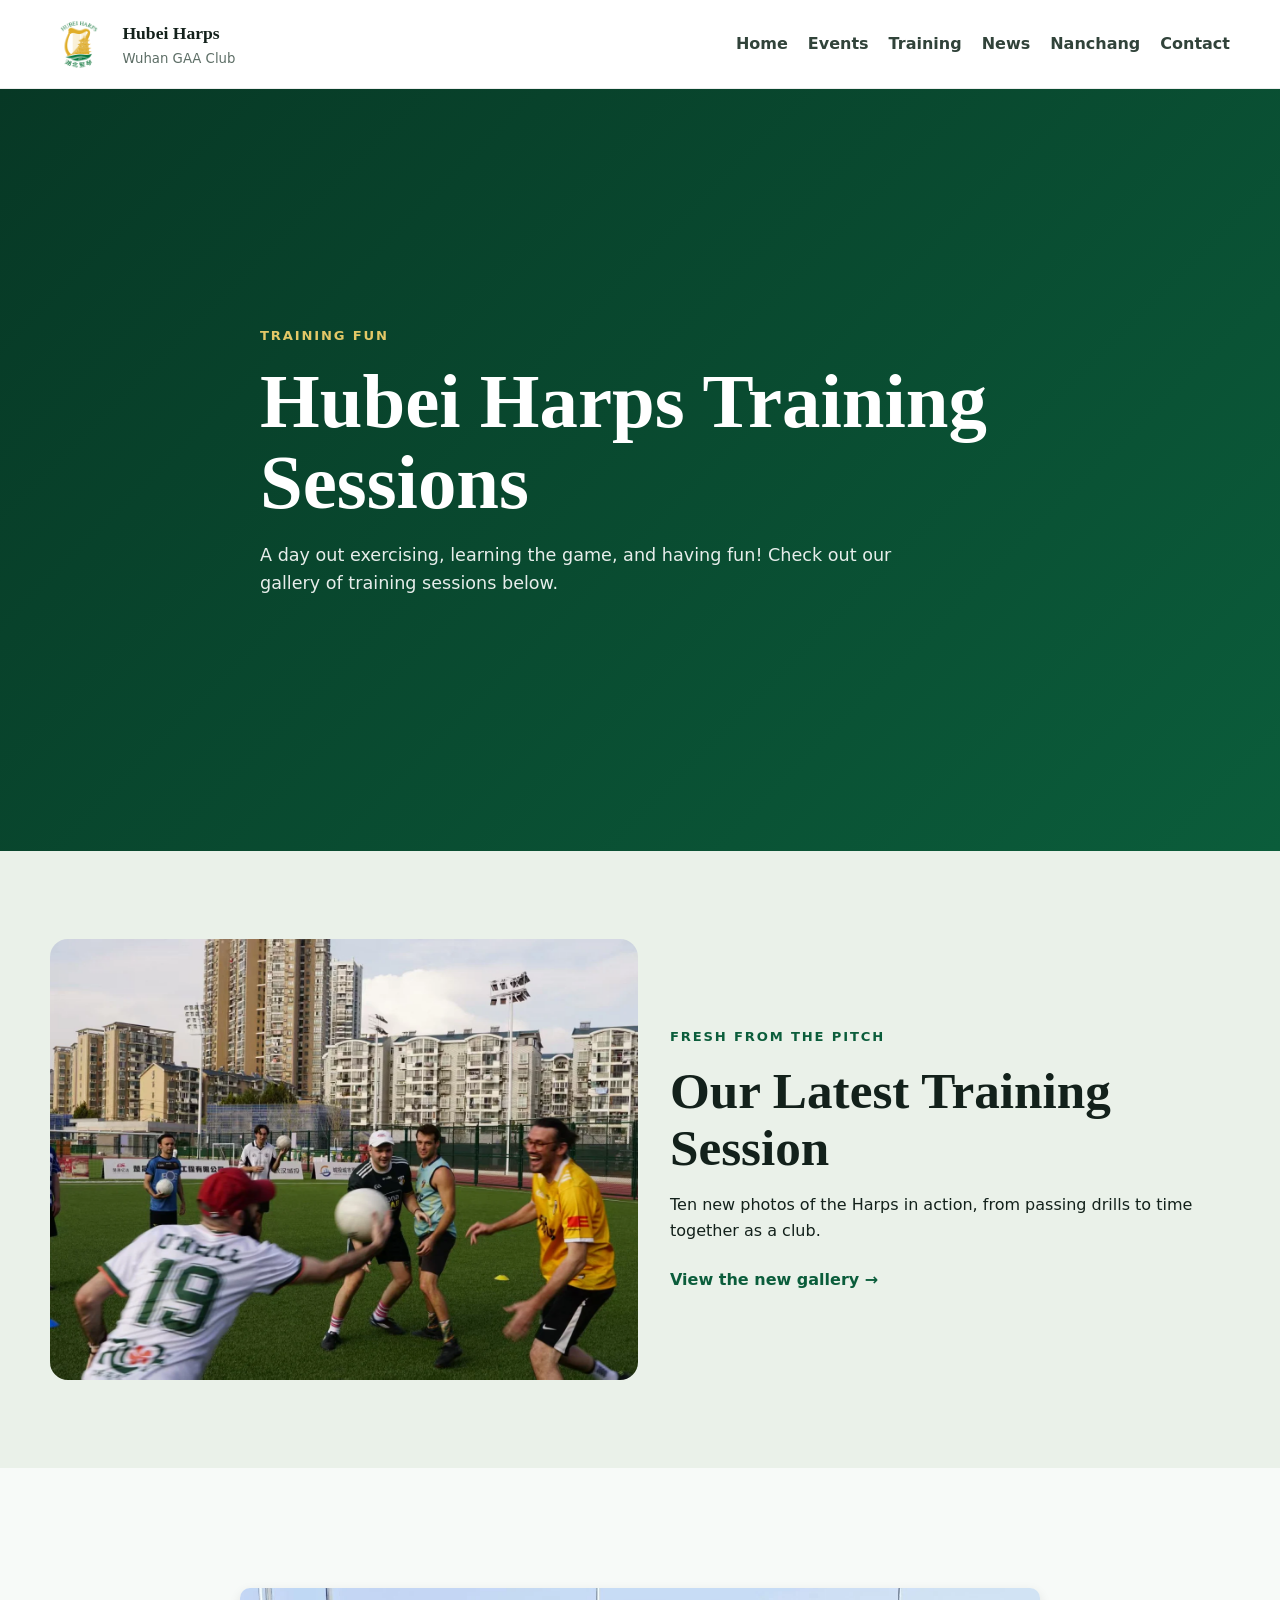
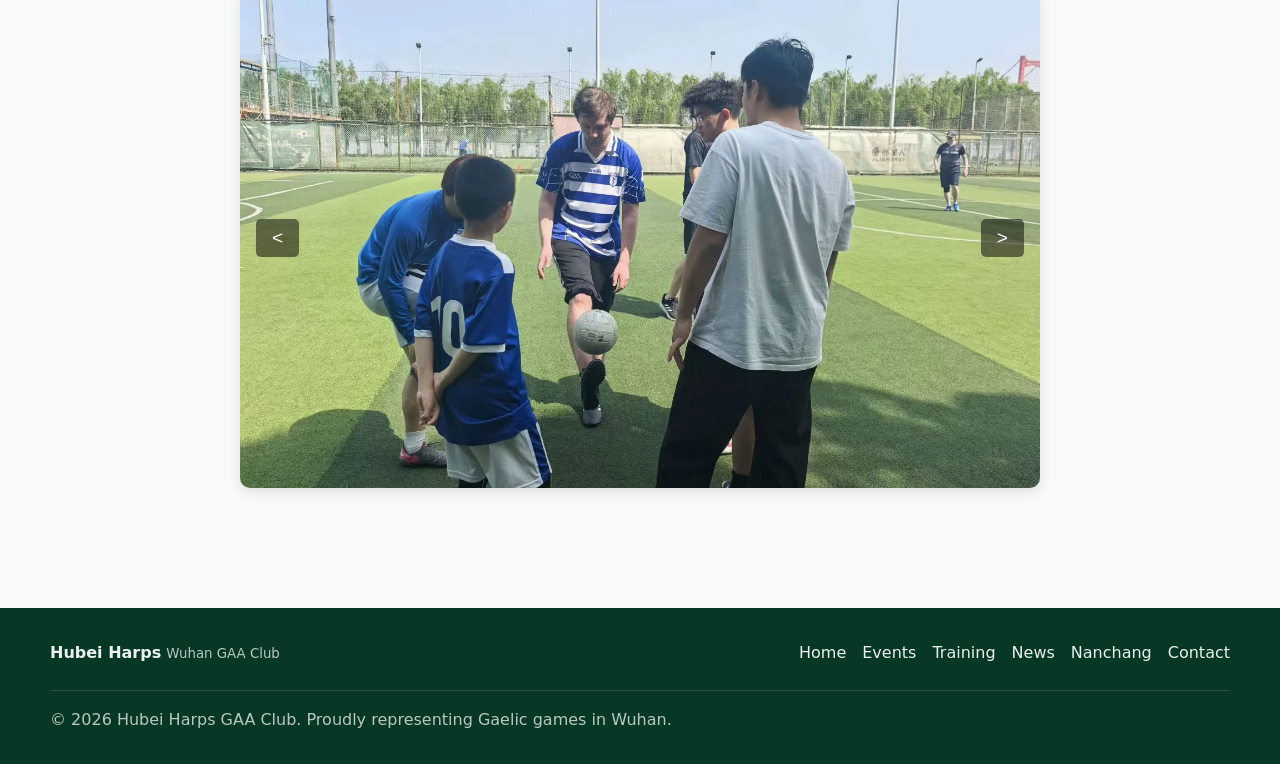
<file: training.html>
<!DOCTYPE html>
<html lang="en">
<head>
  <meta charset="UTF-8">
  <meta name="viewport" content="width=device-width, initial-scale=1.0">
  <title>Hubei Harps GAA Club - Training</title>
  <meta name="description" content="Hubei Harps GAA Club training sessions – fun days out exercising, learning Gaelic football and hurling, and building community.">

  <link rel="stylesheet" href="styles.css">
  <script defer src="script.js"></script>
  <style>
  /* Carousel Styles */
  .carousel-container {
    position: relative;
    max-width: 800px;
    margin: 2rem auto;
    overflow: hidden;
    border-radius: 10px;
    box-shadow: 0 4px 12px rgba(0,0,0,0.1);
  }

  .carousel-slide {
    display: flex;
    transition: transform 0.5s ease-in-out;
  }

  .carousel-slide img {
    width: 100%;
    flex-shrink: 0;
    height: 500px; /* Set a consistent height */
    object-fit: cover; /* Keeps aspect ratio, fills container without squashing */
    border-radius: 5px;
  }

  .carousel-buttons {
    position: absolute;
    top: 50%;
    width: 100%;
    display: flex;
    justify-content: space-between;
    transform: translateY(-50%);
    padding: 0 1rem;
    box-sizing: border-box;
  }

  .carousel-buttons button {
    background-color: rgba(0,0,0,0.5);
    border: none;
    color: #fff;
    padding: 0.5rem 1rem;
    cursor: pointer;
    font-size: 1.2rem;
    border-radius: 5px;
    transition: background-color 0.2s;
  }

  .carousel-buttons button:hover {
    background-color: rgba(0,0,0,0.8);
  }

  /* Responsive height for smaller screens */
  @media (max-width: 768px) {
    .carousel-slide img {
      height: 300px;
    }
  }

  @media (max-width: 480px) {
    .carousel-slide img {
      height: 200px;
    }
  }
</style>
</head>
<body>

  <!-- HEADER -->
  <header class="site-header">
    <div class="container nav-wrap">

      <a class="brand" href="index.html" aria-label="Hubei Harps home">
        <img src="assets/images/logo.png" alt="Hubei Harps Logo">
        <span>
          <strong>Hubei Harps</strong>
          <small>Wuhan GAA Club</small>
        </span>
      </a>

      <nav class="site-nav" aria-label="Main navigation">
        <a href="index.html">Home</a>
        <a href="events.html">Events</a>
        <a href="training.html">Training</a>
        <a href="index.html#news">News</a>
        <a href="nanchang.html">Nanchang</a>
        <a href="index.html#contact">Contact</a>
      </nav>

      <button class="nav-toggle" aria-label="Toggle menu" aria-expanded="false">
        <span></span>
        <span></span>
        <span></span>
      </button>

    </div>
  </header>

  <main>

    <!-- HERO -->
    <section class="hero">
      <div class="container hero-content">
        <p class="eyebrow">Training Fun</p>
        <h1>Hubei Harps Training Sessions</h1>
        <p class="hero-copy">
          A day out exercising, learning the game, and having fun! Check out our gallery of training sessions below.
        </p>
      </div>
    </section>

    <section class="section session-feature"><div class="container split-grid"><a class="session-image" href="latest-training.html"><img src="assets/images/latest-training/01.webp" alt="Players passing a football at our latest training session" loading="lazy"></a><div><p class="eyebrow">Fresh from the pitch</p><h2>Our Latest Training Session</h2><p>Ten new photos of the Harps in action, from passing drills to time together as a club.</p><a class="text-link" href="latest-training.html">View the new gallery →</a></div></div></section>
    <!-- CAROUSEL -->
    <section class="section" id="training-carousel">
      <div class="carousel-container">
        <div class="carousel-slide" id="carousel-slide">

          <!-- Images 1 through 15 -->
          <img src="assets/images/training_1.webp" alt="Training session 1">
          <img src="assets/images/training_2.webp" alt="Training session 2">
          <img src="assets/images/training_3.webp" alt="Training session 3">
          <img src="assets/images/training_4.webp" alt="Training session 4">
          <img src="assets/images/training_5.webp" alt="Training session 5">
          <img src="assets/images/training_6.webp" alt="Training session 6">
          <img src="assets/images/training_7.webp" alt="Training session 7">
          <img src="assets/images/training_8.webp" alt="Training session 8">
          <img src="assets/images/training_9.webp" alt="Training session 9">
          <img src="assets/images/training_10.webp" alt="Training session 10">
          <img src="assets/images/training_11.webp" alt="Training session 11">
          <img src="assets/images/training_12.webp" alt="Training session 12">
          <img src="assets/images/training_13.webp" alt="Training session 13">
          <img src="assets/images/training_14.webp" alt="Training session 14">
          <img src="assets/images/training_15.webp" alt="Training session 15">

        </div>

        <!-- Carousel buttons -->
        <div class="carousel-buttons">
          <button id="prev">&lt;</button>
          <button id="next">&gt;</button>
        </div>
      </div>
    </section>

  </main>

  <!-- FOOTER -->
  <footer class="site-footer">
    <div class="container footer-wrap">

      <div class="footer-brand">
        <strong>Hubei Harps</strong>
        <small>Wuhan GAA Club</small>
      </div>

      <div class="footer-nav">
        <a href="index.html">Home</a>
        <a href="events.html">Events</a>
        <a href="training.html">Training</a>
        <a href="index.html#news">News</a>
        <a href="nanchang.html">Nanchang</a>
        <a href="index.html#contact">Contact</a>
      </div>

      <p class="footer-copy">
        © 2026 Hubei Harps GAA Club. Proudly representing Gaelic games in Wuhan.
      </p>

    </div>
  </footer>

  <script>
    // Simple Carousel
    const slide = document.getElementById('carousel-slide');
    const images = slide.querySelectorAll('img');
    const prev = document.getElementById('prev');
    const next = document.getElementById('next');

    let index = 0;

    function showSlide(i) {
      if(i < 0) index = images.length - 1;
      else if(i >= images.length) index = 0;
      else index = i;
      slide.style.transform = `translateX(-${index * 100}%)`;
    }

    prev.addEventListener('click', () => showSlide(index - 1));
    next.addEventListener('click', () => showSlide(index + 1));

    // Optional: Auto-play
    setInterval(() => showSlide(index + 1), 5000);
  </script>

</body>
</html>
</file>
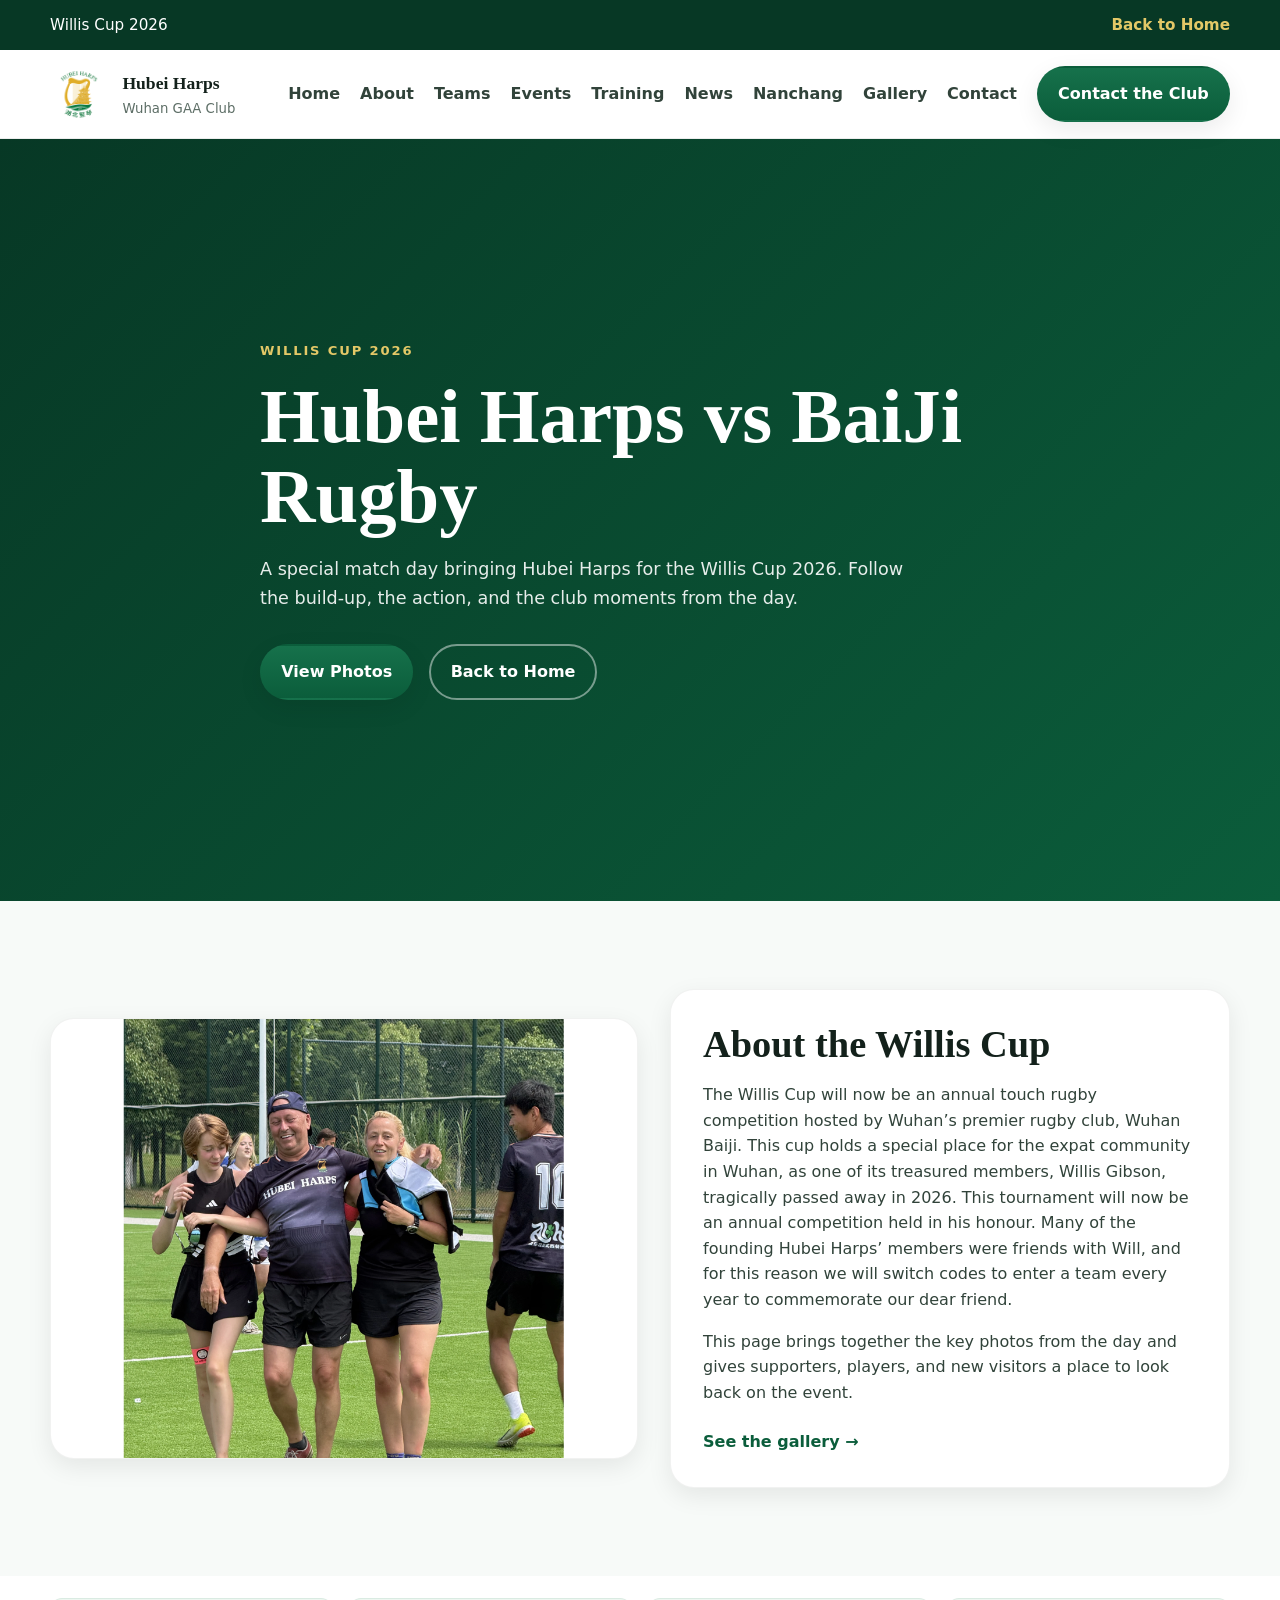
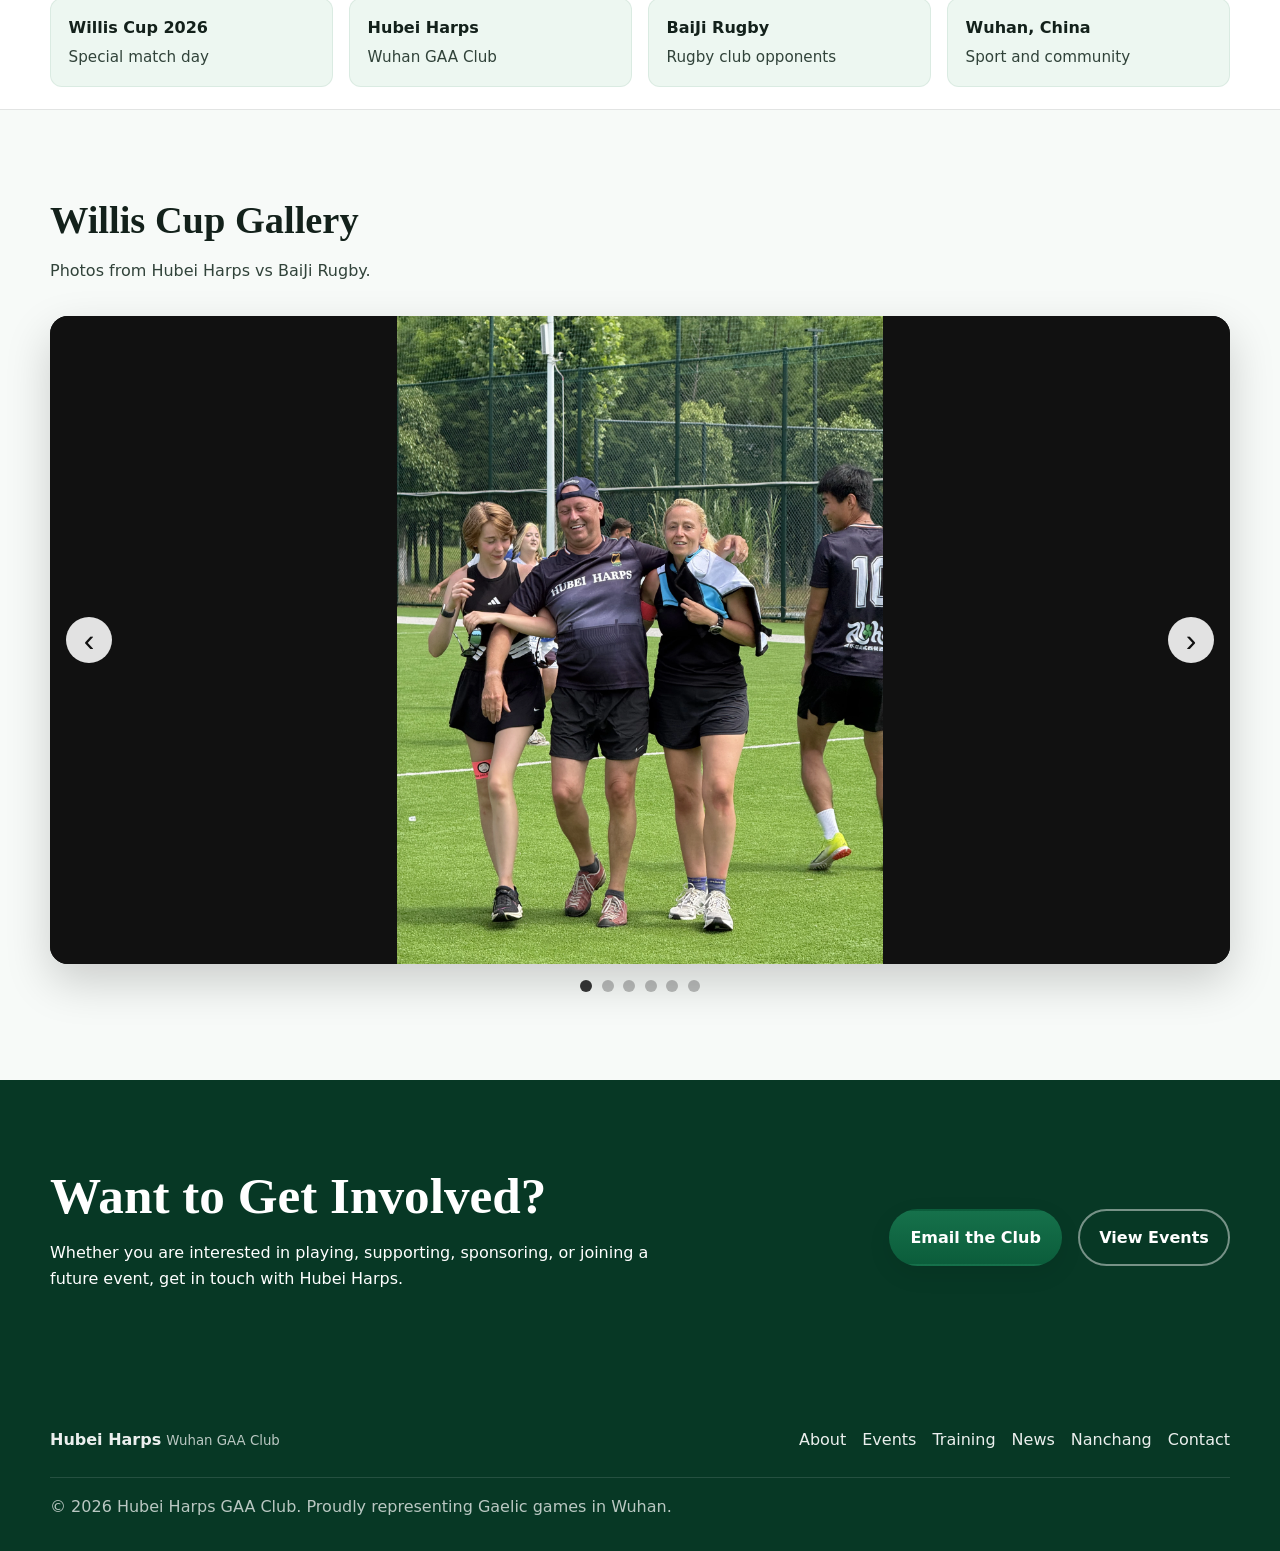
<file: willis-cup-2026.html>
<!DOCTYPE html>
<html lang="en">
<head>
  <meta charset="UTF-8">
  <meta name="viewport" content="width=device-width, initial-scale=1.0">
  <title>Willis Cup 2026 | Hubei Harps GAA Club</title>
  <meta name="description" content="Willis Cup 2026 match page for Hubei Harps vs BaiJi Rugby, featuring event details, photos, and club information.">

  <link rel="stylesheet" href="styles.css">
  <script defer src="script.js"></script>
  <style>
    .willis-carousel {
      position: relative;
      overflow: hidden;
      border-radius: 18px;
      background: #111;
      box-shadow: 0 18px 45px rgba(0, 0, 0, 0.18);
    }

    .willis-carousel-track {
      display: flex;
      transition: transform 0.45s ease;
    }

    .willis-slide {
      min-width: 100%;
      height: min(72vh, 680px);
      display: flex;
      align-items: center;
      justify-content: center;
      background: #111;
    }

    .willis-slide img {
      width: 100%;
      height: 100%;
      object-fit: contain;
      display: block;
    }

    .willis-slide img.rotate-clockwise,
    .willis-slide img.rotate-counterclockwise {
      width: auto;
      height: auto;
      max-width: 72vh;
      max-height: 100vw;
    }

    .willis-slide img.rotate-clockwise {
      transform: rotate(90deg);
    }

    .willis-slide img.rotate-counterclockwise {
      transform: rotate(-90deg);
    }

    .willis-carousel-btn {
      position: absolute;
      top: 50%;
      transform: translateY(-50%);
      width: 46px;
      height: 46px;
      border: 0;
      border-radius: 999px;
      background: rgba(255, 255, 255, 0.88);
      color: #111;
      font-size: 2rem;
      line-height: 1;
      cursor: pointer;
      display: flex;
      align-items: center;
      justify-content: center;
      z-index: 2;
    }

    .willis-carousel-btn:hover {
      background: #fff;
    }

    .willis-carousel-btn.prev {
      left: 1rem;
    }

    .willis-carousel-btn.next {
      right: 1rem;
    }

    .willis-carousel-dots {
      display: flex;
      justify-content: center;
      gap: 0.6rem;
      margin-top: 1rem;
    }

    .willis-carousel-dots button {
      width: 12px;
      height: 12px;
      border: 0;
      border-radius: 999px;
      background: rgba(0, 0, 0, 0.25);
      cursor: pointer;
    }

    .willis-carousel-dots button.active {
      background: rgba(0, 0, 0, 0.78);
    }

    .willis-intro-img {
      transform: rotate(90deg);
      object-fit: contain;
      background: #111;
    }

    @media (max-width: 700px) {
      .willis-slide {
        height: 56vh;
      }

      .willis-carousel-btn {
        width: 38px;
        height: 38px;
        font-size: 1.6rem;
      }
    }
  </style>
</head>
<body>

  <!-- ANNOUNCEMENT -->
  <div class="announcement-bar">
    <div class="container announcement-inner">
      <p>Willis Cup 2026</p>
      <a href="index.html">Back to Home</a>
    </div>
  </div>

  <!-- HEADER -->
  <header class="site-header">
    <div class="container nav-wrap">

      <a class="brand" href="index.html" aria-label="Hubei Harps home">
        <img src="assets/images/logo.png" alt="Hubei Harps Logo">
        <span>
          <strong>Hubei Harps</strong>
          <small>Wuhan GAA Club</small>
        </span>
      </a>

      <nav class="site-nav" aria-label="Main navigation">
        <a href="index.html">Home</a>
        <a href="index.html#about">About</a>
        <a href="index.html#teams">Teams</a>
        <a href="events.html">Events</a>
        <a href="training.html">Training</a>
        <a href="index.html#news">News</a>
        <a href="nanchang.html">Nanchang</a>
        <a href="index.html#gallery">Gallery</a>
        <a href="index.html#contact">Contact</a>
        <a href="mailto:Sean@HubeiHarps.com?subject=Hubei%20Harps%20-%20Willis%20Cup%202026" class="button button-primary nav-cta">Contact the Club</a>
      </nav>

      <button class="nav-toggle" aria-label="Toggle menu" aria-expanded="false">
        <span></span>
        <span></span>
        <span></span>
      </button>

    </div>
  </header>

  <main id="top">

    <!-- HERO -->
    <section class="hero">
      <div class="container hero-content">
        <p class="eyebrow">Willis Cup 2026</p>
        <h1>Hubei Harps vs BaiJi Rugby</h1>
        <p class="hero-copy">
          A special match day bringing Hubei Harps for the Willis Cup 2026.
          Follow the build-up, the action, and the club moments from the day.
        </p>

        <div class="hero-actions">
          <a href="#gallery" class="button button-primary">View Photos</a>
          <a href="index.html" class="button button-secondary">Back to Home</a>
        </div>
      </div>
    </section>

    <!-- EVENT INTRO -->
    <section class="section" id="about-willis-cup">
      <div class="container split-grid">

        <div class="image-card">
          <img src="assets/images/baiji/willis1.webp" alt="Willis Cup 2026 match photo featuring Hubei Harps and BaiJi Rugby" class="willis-intro-img">
        </div>

        <div class="text-card">
          <h2>About the Willis Cup</h2>
          <p>
            The Willis Cup will now be an annual touch rugby competition hosted by Wuhan’s premier rugby club, Wuhan Baiji. This cup holds a special place for the expat community in Wuhan, as one of its treasured members, Willis Gibson, tragically passed away in 2026. This tournament will now be an annual competition held in his honour. 
Many of the founding Hubei Harps’ members were friends with Will, and for this reason we will switch codes to enter a team every year to commemorate our dear friend. 
          </p>
          <p>
            This page brings together the key photos from the day and gives supporters, players, and new visitors
            a place to look back on the event.
          </p>
          <a href="#gallery" class="text-link">See the gallery →</a>
        </div>

      </div>
    </section>

    <!-- MATCH INFO -->
    <section class="identity-strip">
      <div class="container identity-grid">
        <article>
          <strong>Willis Cup 2026</strong>
          <span>Special match day</span>
        </article>
        <article>
          <strong>Hubei Harps</strong>
          <span>Wuhan GAA Club</span>
        </article>
        <article>
          <strong>BaiJi Rugby</strong>
          <span>Rugby club opponents</span>
        </article>
        <article>
          <strong>Wuhan, China</strong>
          <span>Sport and community</span>
        </article>
      </div>
    </section>

    <!-- GALLERY -->
    <section class="section" id="gallery">
      <div class="container">

        <div class="section-head">
          <h2>Willis Cup Gallery</h2>
          <p>Photos from Hubei Harps vs BaiJi Rugby.</p>
        </div>

        <div class="willis-carousel" aria-label="Willis Cup 2026 photo carousel">
          <div class="willis-carousel-track">
            <div class="willis-slide">
              <img src="assets/images/baiji/willis1.webp" alt="Willis Cup 2026 photo 1" class="rotate-clockwise">
            </div>
            <div class="willis-slide">
              <img src="assets/images/baiji/willis2.webp" alt="Willis Cup 2026 photo 2">
            </div>
            <div class="willis-slide">
              <img src="assets/images/baiji/willis3.webp" alt="Willis Cup 2026 photo 3" class="rotate-counterclockwise">
            </div>
            <div class="willis-slide">
              <img src="assets/images/baiji/willis4.webp" alt="Willis Cup 2026 photo 4">
            </div>
            <div class="willis-slide">
              <img src="assets/images/baiji/willis5.webp" alt="Willis Cup 2026 photo 5">
            </div>
            <div class="willis-slide">
              <img src="assets/images/baiji/willis6.webp" alt="Willis Cup 2026 photo 6">
            </div>
          </div>

          <button class="willis-carousel-btn prev" type="button" aria-label="Previous photo">‹</button>
          <button class="willis-carousel-btn next" type="button" aria-label="Next photo">›</button>
        </div>

        <div class="willis-carousel-dots" aria-label="Carousel navigation">
          <button type="button" class="active" aria-label="Show photo 1"></button>
          <button type="button" aria-label="Show photo 2"></button>
          <button type="button" aria-label="Show photo 3"></button>
          <button type="button" aria-label="Show photo 4"></button>
          <button type="button" aria-label="Show photo 5"></button>
          <button type="button" aria-label="Show photo 6"></button>
        </div>

      </div>
    </section>

    <!-- CONTACT -->
    <section class="section join-band" id="contact">
      <div class="container join-wrap">
        <div>
          <h2>Want to Get Involved?</h2>
          <p>
            Whether you are interested in playing, supporting, sponsoring, or joining a future event,
            get in touch with Hubei Harps.
          </p>
        </div>

        <div class="join-actions">
          <a href="mailto:Sean@HubeiHarps.com?subject=Hubei%20Harps%20-%20Willis%20Cup%202026" class="button button-primary">Email the Club</a>
          <a href="events.html" class="button button-secondary">View Events</a>
        </div>
      </div>
    </section>

  </main>

  <!-- FOOTER -->
  <footer class="site-footer">
    <div class="container footer-wrap">

      <div class="footer-brand">
        <strong>Hubei Harps</strong>
        <small>Wuhan GAA Club</small>
      </div>

      <div class="footer-nav">
        <a href="index.html#about">About</a>
        <a href="events.html">Events</a>
        <a href="training.html">Training</a>
        <a href="index.html#news">News</a>
        <a href="nanchang.html">Nanchang</a>
        <a href="index.html#contact">Contact</a>
      </div>

      <p class="footer-copy">
        © 2026 Hubei Harps GAA Club. Proudly representing Gaelic games in Wuhan.
      </p>

    </div>
  </footer>


  <script>
    const carousel = document.querySelector('.willis-carousel');

    if (carousel) {
      const track = carousel.querySelector('.willis-carousel-track');
      const slides = Array.from(carousel.querySelectorAll('.willis-slide'));
      const prevButton = carousel.querySelector('.prev');
      const nextButton = carousel.querySelector('.next');
      const dots = Array.from(document.querySelectorAll('.willis-carousel-dots button'));
      let currentSlide = 0;

      function showSlide(index) {
        currentSlide = (index + slides.length) % slides.length;
        track.style.transform = `translateX(-${currentSlide * 100}%)`;

        dots.forEach((dot, dotIndex) => {
          dot.classList.toggle('active', dotIndex === currentSlide);
        });
      }

      prevButton.addEventListener('click', () => showSlide(currentSlide - 1));
      nextButton.addEventListener('click', () => showSlide(currentSlide + 1));

      dots.forEach((dot, dotIndex) => {
        dot.addEventListener('click', () => showSlide(dotIndex));
      });
    }
  </script>
</body>
</html>
</file>
<file: styles.css>
/* =========================
   RESET / BASE
========================= */
:root {
  --green-900: #073825;
  --green-800: #0b5d3b;
  --green-700: #16714b;
  --green-100: #edf7f1;
  --gold-500: #d4af37;
  --gold-400: #e3c867;
  --white: #ffffff;
  --ink-900: #13211b;
  --ink-700: #31433a;
  --ink-500: #5d6e66;
  --line: rgba(19, 33, 27, 0.12);
  --shadow: 0 16px 40px rgba(0, 0, 0, 0.12);
  --shadow-soft: 0 8px 24px rgba(0, 0, 0, 0.08);
  --radius-lg: 24px;
  --radius-md: 18px;
  --radius-sm: 12px;
  --max-width: 1180px;
  --header-height: 88px;
}

*,
*::before,
*::after {
  box-sizing: border-box;
}

html {
  scroll-behavior: smooth;
}

body {
  margin: 0;
  font-family: "Inter", system-ui, sans-serif;
  color: var(--ink-900);
  background: #f7faf8;
  line-height: 1.6;
}

img {
  display: block;
  max-width: 100%;
}

a {
  color: inherit;
  text-decoration: none;
}

iframe {
  border: 0;
}

.container {
  width: min(100% - 2rem, var(--max-width));
  margin-inline: auto;
}

/* =========================
   ANNOUNCEMENT BAR
========================= */
.announcement-bar {
  background: var(--green-900);
  color: var(--white);
}

.announcement-inner {
  min-height: 50px;
  display: flex;
  align-items: center;
  justify-content: space-between;
  gap: 1rem;
  font-size: 0.95rem;
}

.announcement-inner p {
  margin: 0;
}

.announcement-inner a {
  color: var(--gold-400);
  font-weight: 700;
}

.announcement-inner a:hover {
  color: var(--white);
}

/* =========================
   HEADER
========================= */
.site-header {
  position: sticky;
  top: 0;
  z-index: 50;
  background: rgba(255, 255, 255, 0.94);
  backdrop-filter: blur(14px);
  border-bottom: 1px solid rgba(19, 33, 27, 0.08);
}

.nav-wrap {
  min-height: var(--header-height);
  display: flex;
  align-items: center;
  justify-content: space-between;
  gap: 1.5rem;
}

.brand {
  display: inline-flex;
  align-items: center;
  gap: 0.9rem;
  min-width: 0;
}

.brand img {
  width: 58px;
  height: 58px;
  object-fit: contain;
  flex-shrink: 0;
}

.brand span {
  display: grid;
  gap: 0.1rem;
}

.brand strong,
.hero h1,
.section-head h2,
.text-card h2 {
  font-family: "Cinzel", serif;
}

.brand strong {
  font-size: 1.1rem;
}

.brand small {
  color: var(--ink-500);
  font-size: 0.83rem;
}

.site-nav {
  display: flex;
  align-items: center;
  gap: 1.25rem;
}

.site-nav a:not(.button) {
  font-weight: 600;
  color: var(--ink-700);
}

.site-nav a:hover,
.footer-nav a:hover,
.text-link:hover {
  color: var(--green-800);
}

.nav-toggle {
  display: none;
  background: transparent;
  border: 0;
  padding: 0.4rem;
  cursor: pointer;
}

.nav-toggle span {
  display: block;
  width: 26px;
  height: 2px;
  background: var(--ink-900);
  margin: 5px 0;
}

/* =========================
   BUTTONS
========================= */
.button {
  display: inline-flex;
  align-items: center;
  justify-content: center;
  min-height: 48px;
  padding: 0.85rem 1.2rem;
  border-radius: 999px;
  font-weight: 800;
  border: 2px solid transparent;
  transition: transform 0.2s ease, box-shadow 0.2s ease, background 0.2s ease, color 0.2s ease;
}

.button:hover {
  transform: translateY(-1px);
}

.button-primary {
  background: linear-gradient(180deg, var(--green-700), var(--green-800));
  color: var(--white);
  box-shadow: var(--shadow-soft);
}

.button-primary:hover {
  box-shadow: var(--shadow);
}

.button-secondary {
  background: transparent;
  border: 2px solid rgba(255, 255, 255, 0.45);
  color: var(--white);
}

.button-secondary:hover {
  border-color: var(--white);
}

/* =========================
   HERO
========================= */
.hero {
  position: relative;
  min-height: calc(100vh - 138px);
  display: grid;
  align-items: center;
  background: linear-gradient(135deg, var(--green-900), var(--green-800));
  color: var(--white);
}

.hero-content {
  position: relative;
  z-index: 1;
  padding: 6rem 0;
  max-width: 760px;
}

.eyebrow {
  letter-spacing: 0.14em;
  text-transform: uppercase;
  font-size: 0.82rem;
  font-weight: 800;
  color: var(--gold-400);
  margin: 0 0 1rem;
}

.hero h1 {
  font-size: clamp(2.4rem, 6vw, 4.8rem);
  line-height: 1.05;
  margin: 0 0 1rem;
}

.hero-copy {
  max-width: 60ch;
  font-size: 1.1rem;
  color: rgba(255, 255, 255, 0.9);
}

.hero-actions {
  display: flex;
  flex-wrap: wrap;
  gap: 1rem;
  margin-top: 2rem;
}

/* =========================
   IDENTITY STRIP
========================= */
.identity-strip {
  background: var(--white);
  border-bottom: 1px solid var(--line);
}

.identity-grid {
  display: grid;
  grid-template-columns: repeat(4, 1fr);
  gap: 1rem;
  padding: 1.4rem 0;
}

.identity-grid article {
  padding: 1rem 1.1rem;
  border-radius: var(--radius-sm);
  background: var(--green-100);
  border: 1px solid rgba(11, 93, 59, 0.08);
}

.identity-grid strong,
.info-card h3 {
  display: block;
  font-size: 1rem;
  margin-bottom: 0.2rem;
}

.identity-grid span {
  color: var(--ink-700);
  font-size: 0.95rem;
}

/* =========================
   SECTION GENERIC
========================= */
.section {
  padding: 5.5rem 0;
}

.section-head {
  max-width: 760px;
  margin-bottom: 2rem;
}

.section-head h2,
.text-card h2 {
  font-size: clamp(1.9rem, 3vw, 3rem);
  line-height: 1.15;
  margin: 0 0 0.85rem;
}

.section-head p:last-child,
.text-card p,
.info-card p {
  color: var(--ink-700);
}

/* =========================
   LAYOUT BLOCKS
========================= */
.split-grid {
  display: grid;
  grid-template-columns: 1.05fr 1fr;
  gap: 2rem;
  align-items: center;
}

.card-grid {
  display: grid;
  gap: 1.5rem;
}

.three-up {
  grid-template-columns: repeat(3, 1fr);
}

.image-card,
.text-card,
.info-card {
  background: var(--white);
  border-radius: var(--radius-lg);
  overflow: hidden;
  box-shadow: var(--shadow-soft);
  border: 1px solid rgba(19, 33, 27, 0.06);
}

.image-card img {
  width: 100%;
  height: 100%;
  min-height: 420px;
  object-fit: cover;
}

.text-card {
  padding: 2rem;
}

.text-link {
  display: inline-block;
  margin-top: 0.5rem;
  font-weight: 800;
  color: var(--green-800);
}

/* =========================
   INFO CARDS
========================= */
.info-card img {
  width: 100%;
  height: 220px;
  object-fit: cover;
}

.info-card-body {
  padding: 1.4rem;
}

.info-card h3 {
  margin: 0 0 0.5rem;
}

.info-card p {
  margin: 0;
}

/* =========================
   SPONSORS
========================= */
.sponsor-row {
  display: grid;
  grid-template-columns: repeat(4, 1fr);
  gap: 1rem;
}

.sponsor-box {
  min-height: 110px;
  display: grid;
  place-items: center;
  background: var(--white);
  border: 2px dashed rgba(11, 93, 59, 0.18);
  border-radius: var(--radius-md);
  color: var(--ink-500);
  font-weight: 700;
  padding: 1rem;
}

.sponsor-box img {
  max-width: 100%;
  max-height: 70px;
  width: auto;
  height: auto;
  object-fit: contain;
}

/* =========================
   FOOTER
========================= */
.site-footer {
  background: var(--green-900);
  color: rgba(255, 255, 255, 0.92);
  padding: 2rem 0;
}

.footer-wrap {
  display: grid;
  grid-template-columns: 1.2fr 1fr;
  gap: 1.5rem;
  align-items: center;
}

.footer-brand small,
.footer-copy {
  color: rgba(255, 255, 255, 0.72);
}

.footer-nav {
  display: flex;
  flex-wrap: wrap;
  gap: 1rem;
  justify-content: flex-end;
}

.footer-copy {
  grid-column: 1 / -1;
  margin: 0;
  border-top: 1px solid rgba(255, 255, 255, 0.12);
  padding-top: 1rem;
}

/* =========================
   MOBILE / TABLET
========================= */
@media (max-width: 980px) {
  .identity-grid,
  .three-up,
  .sponsor-row,
  .footer-wrap,
  .split-grid {
    grid-template-columns: 1fr 1fr;
  }
}

@media (max-width: 760px) {
  .announcement-inner {
    flex-direction: column;
    justify-content: center;
    text-align: center;
    padding: 0.7rem 0;
  }

  .nav-toggle {
    display: inline-block;
  }

  .site-nav {
    position: absolute;
    left: 0;
    right: 0;
    top: 100%;
    background: rgba(255, 255, 255, 0.98);
    border-bottom: 1px solid var(--line);
    flex-direction: column;
    align-items: stretch;
    padding: 1rem;
    gap: 0.75rem;
    opacity: 0;
    visibility: hidden;
    pointer-events: none;
    transform: translateY(-8px);
    transition: opacity 0.2s ease, transform 0.2s ease, visibility 0.2s ease;
  }

  .site-nav.is-open {
    opacity: 1;
    visibility: visible;
    pointer-events: auto;
    transform: translateY(0);
  }

  .nav-cta {
    width: 100%;
  }

  .hero {
    min-height: auto;
  }

  .hero-content {
    padding: 5rem 0;
  }

  .identity-grid,
  .three-up,
  .sponsor-row,
  .footer-wrap,
  .split-grid {
    grid-template-columns: 1fr;
  }

  .button,
  .hero-actions .button {
    width: 100%;
  }

  .brand img {
    width: 50px;
    height: 50px;
  }
}
/* =========================
   TOURNAMENT PAGE
========================= */
.tournament-hero {
  background: linear-gradient(180deg, #f1f7f4 0%, #f7faf8 100%);
}

.tournament-head {
  margin-bottom: 2.25rem;
}

.tournament-head h1 {
  font-family: "Cinzel", serif;
  font-size: clamp(2.2rem, 5vw, 4rem);
  line-height: 1.1;
  margin: 0 0 0.85rem;
}

.gallery-viewer {
  display: grid;
  gap: 1rem;
}

.viewer-stage {
  position: relative;
  background: #0b1c15;
  border-radius: var(--radius-lg);
  overflow: hidden;
  box-shadow: var(--shadow);
}

.viewer-slides {
  position: relative;
  min-height: 620px;
}

.viewer-slide {
  display: none;
  width: 100%;
  height: 100%;
}

.viewer-slide.active {
  display: block;
}

.viewer-slide img {
  width: 100%;
  height: 620px;
  object-fit: contain;
  background: #0b1c15;
}

.viewer-control,
.viewer-expand,
.lightbox-control,
.lightbox-close {
  border: 0;
  cursor: pointer;
  transition: transform 0.2s ease, background 0.2s ease, opacity 0.2s ease;
}

.viewer-control,
.lightbox-control {
  position: absolute;
  top: 50%;
  transform: translateY(-50%);
  width: 54px;
  height: 54px;
  border-radius: 999px;
  background: rgba(7, 56, 37, 0.78);
  color: var(--white);
  font-size: 1.6rem;
  display: grid;
  place-items: center;
  z-index: 5;
}

.viewer-control:hover,
.lightbox-control:hover,
.viewer-expand:hover,
.lightbox-close:hover {
  transform: translateY(-50%) scale(1.04);
  background: rgba(11, 93, 59, 0.95);
}

.viewer-control.prev,
.lightbox-control.prev {
  left: 1rem;
}

.viewer-control.next,
.lightbox-control.next {
  right: 1rem;
}

.viewer-expand {
  position: absolute;
  right: 1rem;
  bottom: 1rem;
  z-index: 6;
  width: 46px;
  height: 46px;
  border-radius: 999px;
  background: rgba(7, 56, 37, 0.78);
  color: var(--white);
  font-size: 1.25rem;
  display: grid;
  place-items: center;
}

.viewer-meta {
  position: absolute;
  left: 1rem;
  bottom: 1rem;
  z-index: 6;
}

.viewer-counter,
.lightbox-counter {
  margin: 0;
  padding: 0.5rem 0.85rem;
  border-radius: 999px;
  background: rgba(7, 56, 37, 0.82);
  color: var(--white);
  font-weight: 700;
  font-size: 0.92rem;
}

.viewer-thumbs {
  display: grid;
  grid-auto-flow: column;
  grid-auto-columns: 120px;
  gap: 0.8rem;
  overflow-x: auto;
  padding-bottom: 0.35rem;
  scrollbar-width: thin;
}

.thumb {
  padding: 0;
  border: 2px solid transparent;
  border-radius: var(--radius-sm);
  overflow: hidden;
  background: var(--white);
  cursor: pointer;
  box-shadow: var(--shadow-soft);
  opacity: 0.72;
  transition: opacity 0.2s ease, border-color 0.2s ease, transform 0.2s ease;
}

.thumb:hover {
  opacity: 1;
  transform: translateY(-1px);
}

.thumb.active {
  border-color: var(--gold-500);
  opacity: 1;
}

.thumb img {
  width: 120px;
  height: 85px;
  object-fit: cover;
  display: block;
}

.lightbox {
  position: fixed;
  inset: 0;
  background: rgba(5, 10, 8, 0.94);
  display: none;
  align-items: center;
  justify-content: center;
  padding: 2rem;
  z-index: 200;
}

.lightbox.is-open {
  display: flex;
}

.lightbox-stage {
  max-width: min(1200px, 100%);
  width: 100%;
  text-align: center;
}

.lightbox-image {
  width: 100%;
  max-height: 82vh;
  object-fit: contain;
}

.lightbox-close {
  position: absolute;
  top: 1.25rem;
  right: 1.25rem;
  width: 52px;
  height: 52px;
  border-radius: 999px;
  background: rgba(7, 56, 37, 0.78);
  color: var(--white);
  font-size: 2rem;
  display: grid;
  place-items: center;
}

.lightbox-counter {
  display: inline-block;
  margin-top: 1rem;
}

@media (max-width: 980px) {
  .viewer-slides,
  .viewer-slide img {
    min-height: 500px;
    height: 500px;
  }
}

@media (max-width: 760px) {
  .viewer-slides,
  .viewer-slide img {
    min-height: 320px;
    height: 320px;
  }

  .viewer-control,
  .lightbox-control {
    width: 46px;
    height: 46px;
    font-size: 1.3rem;
  }

  .viewer-thumbs {
    grid-auto-columns: 92px;
  }

  .thumb img {
    width: 92px;
    height: 68px;
  }

  .lightbox {
    padding: 1rem;
  }
}
/* Event Poster Styling */
.event-card img {
  width: 100%;          /* Fill container width */
  max-width: 600px;     /* Optional max width */
  height: auto;         /* Keep aspect ratio */
  border-radius: 8px;
  cursor: zoom-in;
  transition: transform 0.3s ease, box-shadow 0.3s ease;
  display: block;
  margin: 0 auto 1rem auto; /* Center and spacing */
}

.event-card img:hover {
  transform: scale(1.02);
  box-shadow: 0 4px 20px rgba(0,0,0,0.2);
}

/* Zoom Overlay */
.zoom-overlay {
  position: fixed;
  top: 0;
  left: 0;
  width: 100%;
  height: 100%;
  background-color: rgba(0,0,0,0.85);
  display: flex;
  justify-content: center;
  align-items: center;
  z-index: 9999;
  cursor: zoom-out;
  visibility: hidden;
  opacity: 0;
  transition: opacity 0.3s ease, visibility 0.3s ease;
}

.zoom-overlay img {
  max-width: 90%;
  max-height: 90%;
  border-radius: 8px;
  box-shadow: 0 4px 20px rgba(0,0,0,0.4);
}

.zoom-overlay.active {
  visibility: visible;
  opacity: 1;
}

/* Latest training and refreshed homepage */
:focus-visible { outline: 3px solid var(--gold-500); outline-offset: 5px; }
[id] { scroll-margin-top: 100px; }
.home-hero { min-height: 650px; overflow: hidden; }
.hero-photo { position: absolute; inset: 0; width: 100%; height: 100%; object-fit: cover; object-position: center 60%; }
.home-hero::after { content: ''; position: absolute; inset: 0; background: linear-gradient(90deg, rgba(4,27,18,.91), rgba(4,27,18,.55) 55%, rgba(4,27,18,.15)); }
.home-hero .hero-content { max-width: var(--max-width); }
.home-hero h1 { max-width: 800px; }
.home-hero .hero-copy { max-width: 48ch; }
.home-hero .button-primary { background: var(--gold-400); color: var(--green-900); }
.session-feature { background: #eaf1e9; }
.session-feature .eyebrow, .session-intro .eyebrow { color: var(--green-800); }
.session-feature h2, .join-band h2 { font-family: Georgia, serif; font-size: clamp(2rem,4vw,3.4rem); line-height: 1.1; margin: 0 0 1rem; }
.session-image { display: block; position: relative; overflow: hidden; border-radius: 18px; }
.session-image img { width: 100%; aspect-ratio: 4 / 3; object-fit: cover; height: auto; }
.session-image span { position: absolute; bottom: 0; left: 0; right: 0; padding: 2rem 1.25rem 1rem; background: linear-gradient(transparent,rgba(4,27,18,.9)); color: white; font-weight: 700; }
.news-card { background: white; border: 1px solid var(--line); border-radius: 18px; overflow: hidden; }
.news-card img { width: 100%; height: 230px; object-fit: cover; }
.news-card-body { padding: 1.5rem; }
.news-card h3 { font-size: 1.3rem; line-height: 1.3; margin: .5rem 0; }
.news-meta { color: var(--green-800); font-size: .75rem; font-weight: 800; text-transform: uppercase; letter-spacing: .1em; }
.home-gallery { display: grid; grid-template-columns: repeat(4,1fr); gap: 1rem; }
.home-gallery img { width: 100%; aspect-ratio: 4/3; object-fit: cover; border-radius: 12px; height: auto; }
.join-band { background: var(--green-900); color: white; }
.join-wrap { display: flex; align-items: center; justify-content: space-between; gap: 3rem; }
.join-wrap > div:first-child { max-width: 640px; }
.join-actions { display: flex; flex-wrap: wrap; gap: 1rem; }
.contact-grid .map-card { height: 380px; border-radius: 18px; overflow: hidden; }
.map-card iframe { width: 100%; height: 100%; }
.session-intro { padding-bottom: 3rem; background: #eaf1e9; }
.session-intro .eyebrow { margin-top: 2.5rem; }
.session-intro h1 { font-family: Georgia,serif; font-size: clamp(2.8rem,6.5vw,5.5rem); line-height: 1.05; margin: 0 0 1.5rem; letter-spacing: -.035em; }
.session-lead { font-size: 1.2rem; max-width: 55ch; color: var(--ink-700); }
.photo-section { padding-top: 3rem; }
.training-photo-grid { display: grid; grid-template-columns: repeat(2,minmax(0,1fr)); gap: 2rem 1.5rem; }
.training-photo { margin: 0; min-width: 0; }
.training-photo:first-child, .training-photo:nth-child(9) { grid-column: 1 / -1; }
.photo-open { display: block; position: relative; padding: 0; border: 0; border-radius: 16px; overflow: hidden; background: var(--green-900); cursor: zoom-in; width: 100%; }
.photo-open img { width: 100%; height: auto; aspect-ratio: 3/2; object-fit: cover; transition: transform .25s; }
.training-photo:first-child img, .training-photo:nth-child(9) img { aspect-ratio: 16/10; }
.photo-open:hover img { transform: scale(1.02); }
.photo-open span { position: absolute; right: 1rem; bottom: 1rem; color: white; background: var(--green-900); border-radius: 50%; padding: .35rem .8rem; font-size: 1.3rem; }
.training-photo figcaption { padding-top: .75rem; color: var(--ink-700); }
.training-photo figcaption span { font-size: .75rem; color: var(--green-800); font-weight: 800; margin-right: .5rem; }
.photo-dialog { width: min(1300px,96vw); max-width: 96vw; max-height: 96dvh; padding: 1rem; border: 1px solid #52675a; border-radius: 16px; background: #081c13; color: white; }
.photo-dialog::backdrop { background: rgba(0,0,0,.9); }
.photo-dialog-toolbar, .photo-dialog-controls { display: flex; align-items: center; justify-content: space-between; gap: 1rem; }
.photo-dialog button { cursor: pointer; color: white; background: #254b38; border: 1px solid #728a7c; border-radius: 8px; padding: .65rem 1rem; font: inherit; min-height: 44px; }
.photo-full { width: 100%; height: min(70dvh,850px); object-fit: contain; }
.photo-caption { text-align: center; font-size: .9rem; }
@media (min-width:761px) and (max-width:1100px) { .site-nav { gap: .65rem; font-size: .85rem; } .nav-wrap { gap: .75rem; } }
@media (max-width:760px) {
 .home-hero { min-height: 620px; }
 .home-hero::after { background: linear-gradient(90deg,rgba(4,27,18,.88),rgba(4,27,18,.5)); }
 .hero-photo { object-position: 60% center; }
 .section { padding: 3.5rem 0; }
 .session-feature .split-grid { gap: 1.5rem; }
 .home-gallery { grid-template-columns: repeat(2,1fr); }
 .join-wrap { flex-direction: column; align-items: stretch; gap: 1rem; }
 .join-actions { flex-direction: column; }
 .training-photo-grid { grid-template-columns: 1fr; }
 .training-photo:first-child img, .training-photo:nth-child(9) img { aspect-ratio: 3/2; }
 .photo-dialog { padding: .65rem; }
 .photo-dialog-controls { flex-wrap: wrap; }
 .photo-caption { order: 3; width: 100%; margin: .25rem 0; }
}
@media (prefers-reduced-motion:reduce) { html { scroll-behavior: auto; } *, *::before, *::after { transition: none !important; } }
</file>
